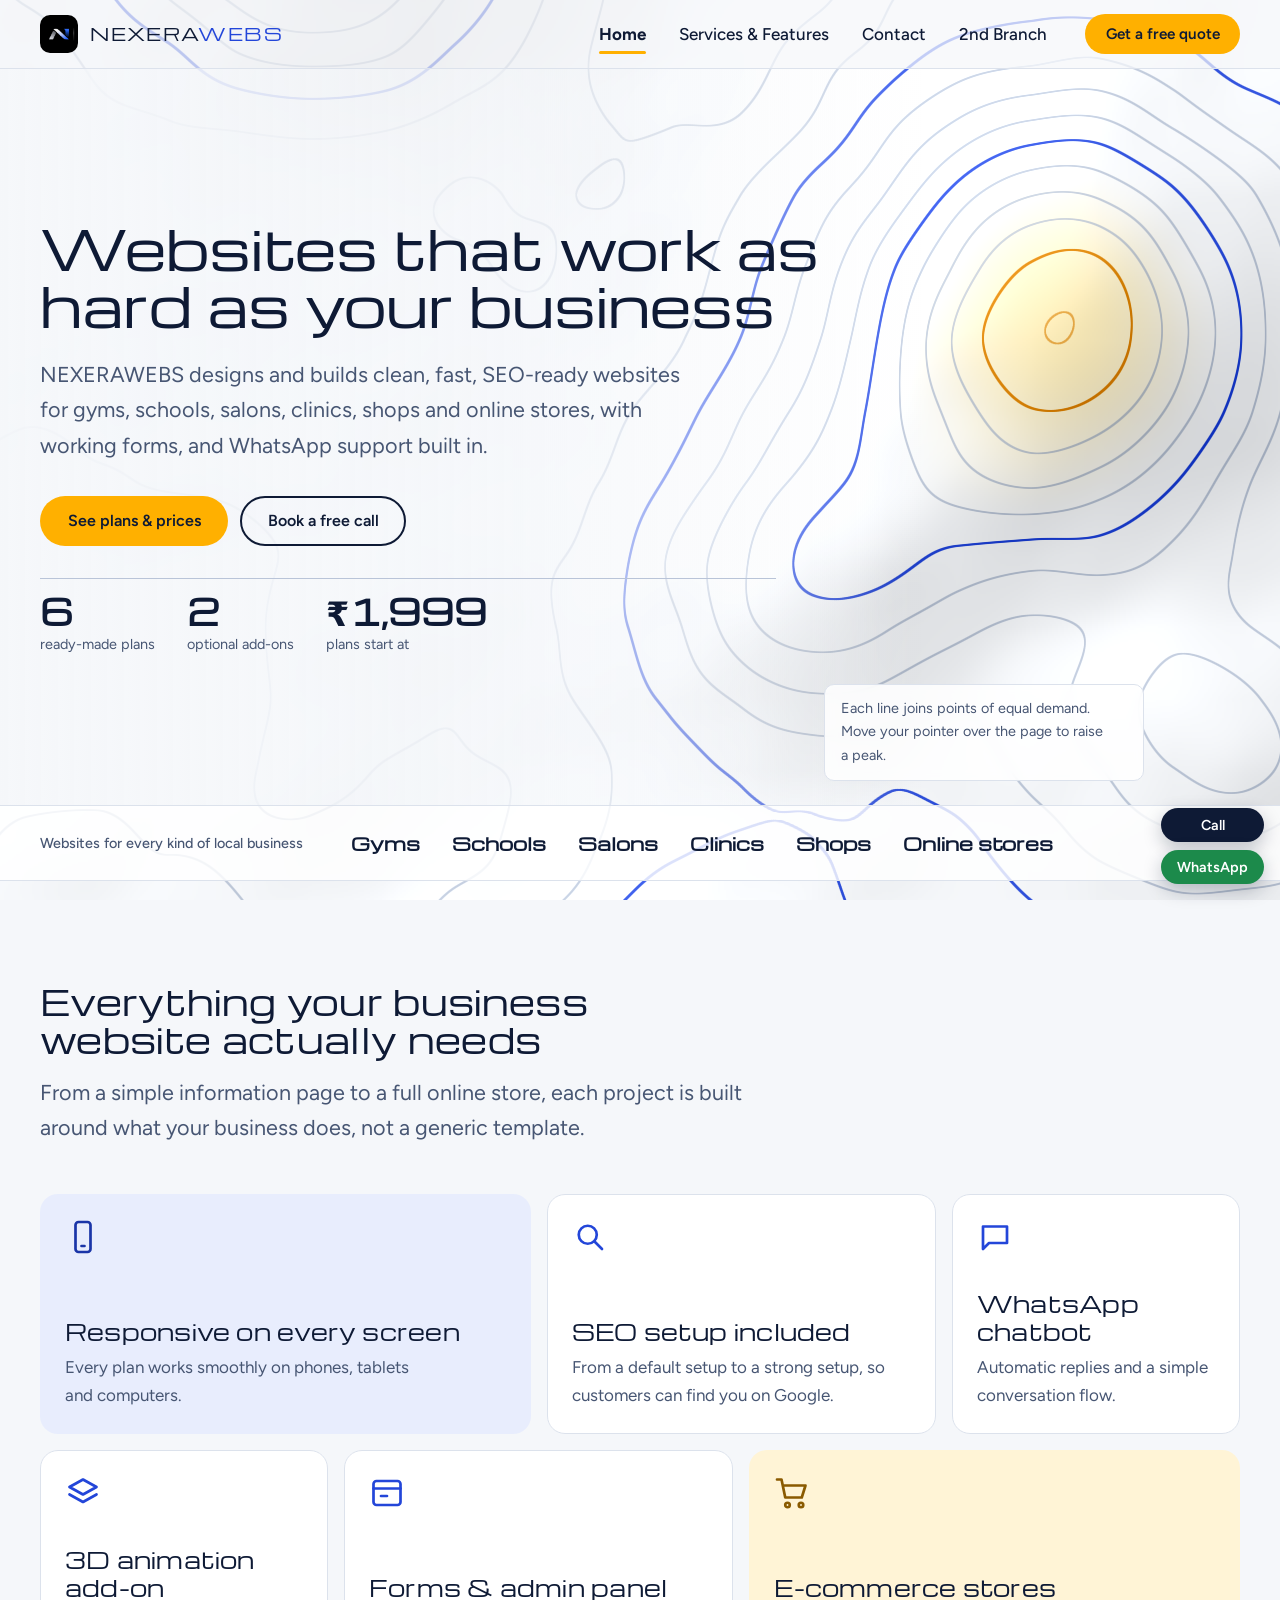
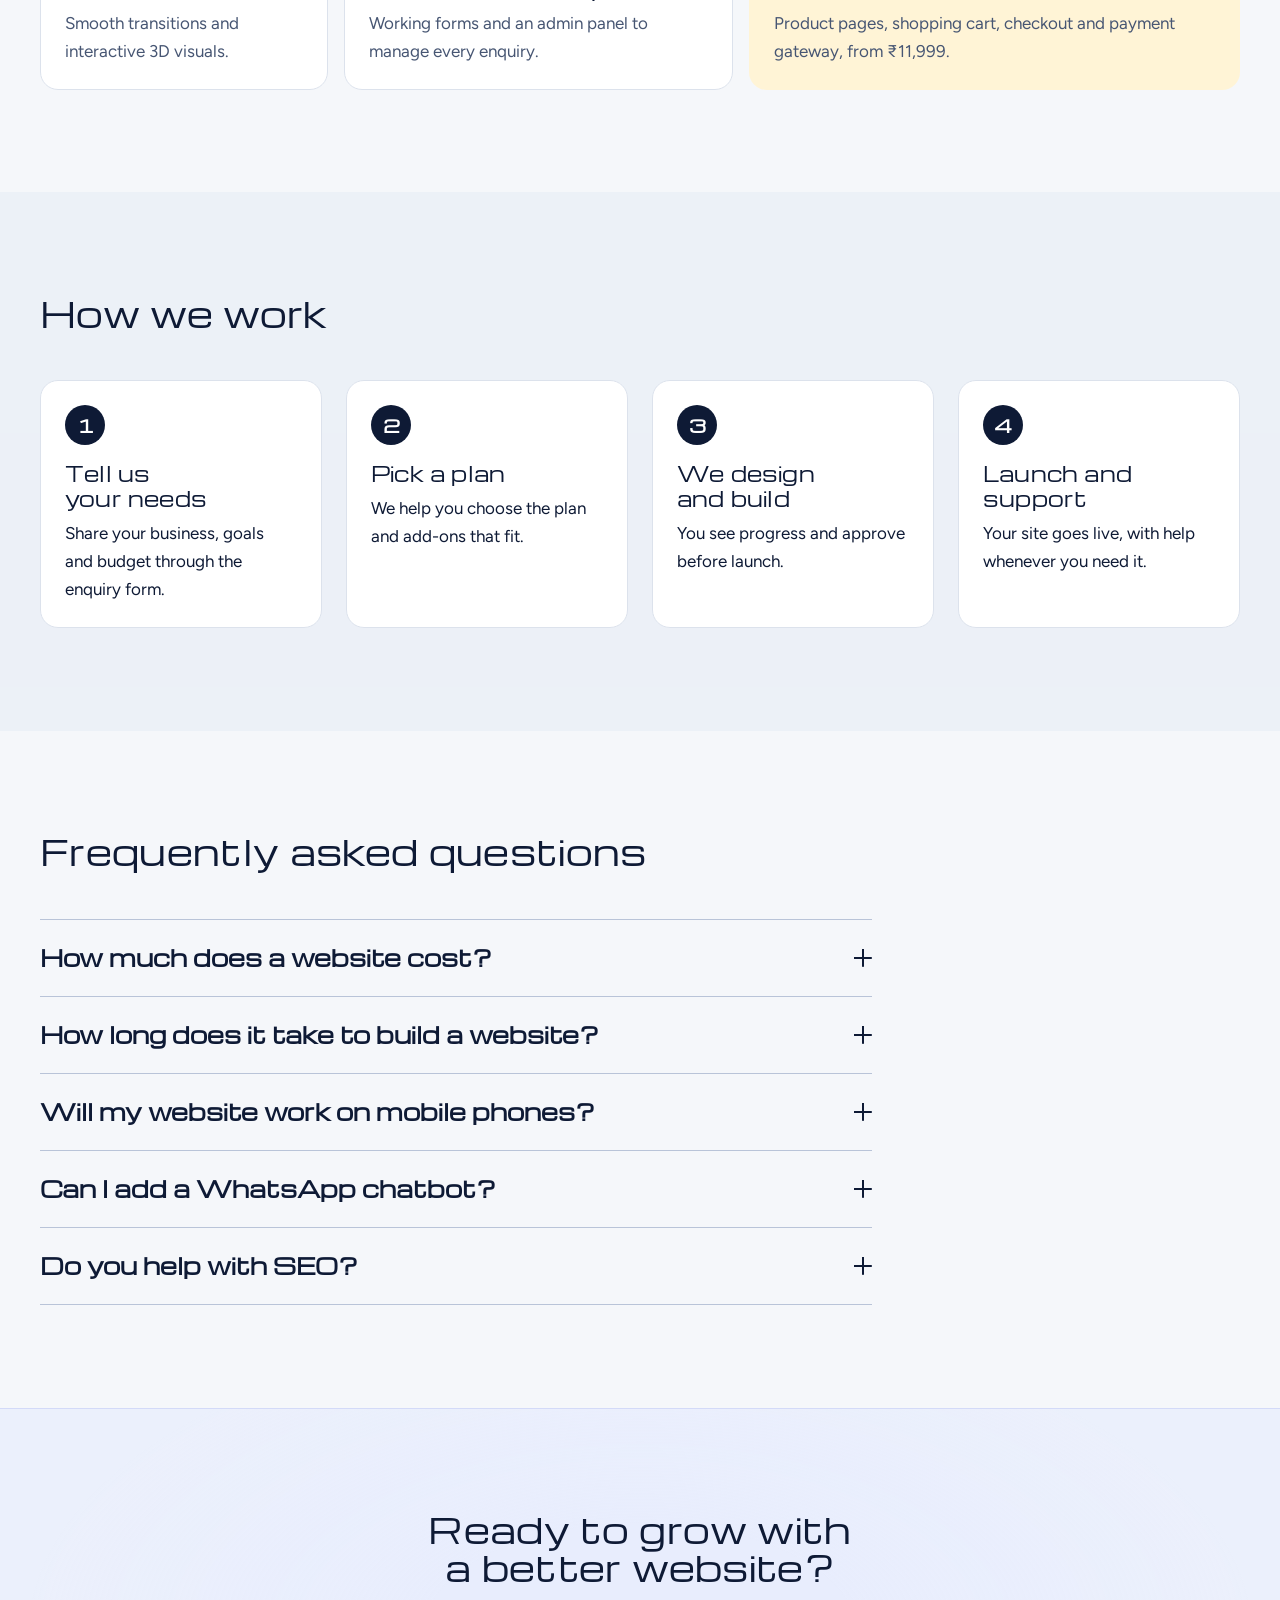
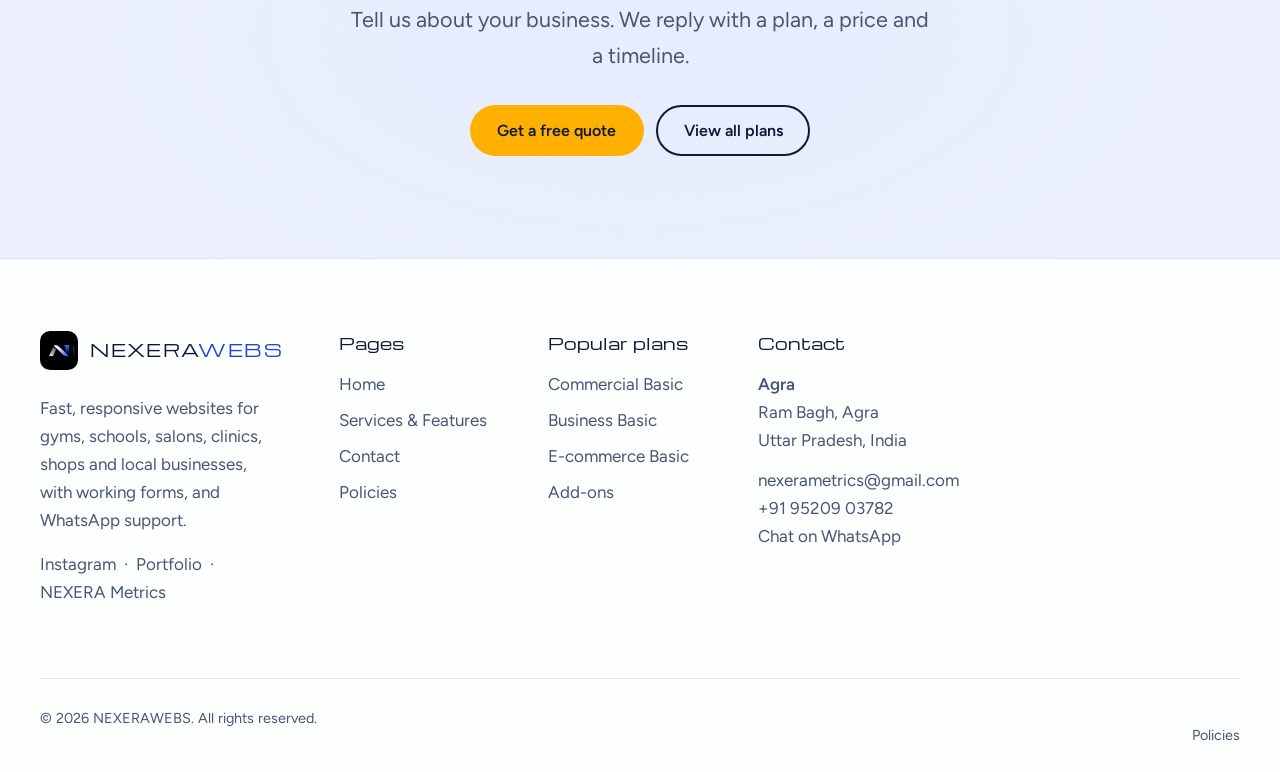
<file: index.html>
<!DOCTYPE html>
<html lang="en">
<head>
  <!-- ==========================================================
       NEXERAWEBS — Home page
       Live URL: https://nexerawebs.web.app/
       ========================================================== -->
  <meta charset="utf-8" />
  <meta name="viewport" content="width=device-width, initial-scale=1" />

  <!-- Primary SEO -->
  <title>NEXERAWEBS | Affordable Website Developer in Agra for Gyms, Schools, Salons &amp; Shops</title>
  <meta name="description" content="NEXERAWEBS builds fast, responsive, SEO-ready websites for gyms, schools, salons, clinics, shops and online stores in Agra and across India. Plans from ₹1,999 with working forms and a WhatsApp chatbot." />
  <meta name="keywords" content="website developer Agra, affordable website India, website for gym, website for school, website for salon, e-commerce website India, WhatsApp chatbot, NEXERAWEBS" />
  <meta name="robots" content="index, follow, max-image-preview:large, max-snippet:-1, max-video-preview:-1" />
  <meta name="googlebot" content="index, follow" />
  <meta name="author" content="NEXERAWEBS" />
  <meta name="theme-color" content="#F5F7FA" />
  <meta name="format-detection" content="telephone=no" />

  <!-- Canonical: official URL for this exact page -->
  <link rel="canonical" href="https://nexerawebs.web.app/" />
  <link rel="alternate" hreflang="x-default" href="https://nexerawebs.web.app/" />

  <!-- Google Search Console verification (EDIT: add a new tag if Google asks for one for the new domain) -->
  <meta name="google-site-verification" content="X85KORQKgM04e0tkKM6IgafflWwH3nRP_anzBy9NIOA" />

  <!-- Open Graph — WhatsApp, Facebook, LinkedIn previews -->
  <meta property="og:site_name" content="NEXERAWEBS" />
  <meta property="og:locale" content="en_IN" />
  <meta property="og:type" content="website" />
  <meta property="og:url" content="https://nexerawebs.web.app/" />
  <meta property="og:title" content="NEXERAWEBS | Affordable Website Developer in Agra" />
  <meta property="og:description" content="Fast, responsive, SEO-ready websites for local businesses and online stores. Plans from ₹1,999." />
  <meta property="og:image" content="https://nexerawebs.web.app/assets/img/og-image.png" />
  <meta property="og:image:type" content="image/png" />
  <meta property="og:image:width" content="1200" />
  <meta property="og:image:height" content="630" />
  <meta property="og:image:alt" content="NEXERAWEBS: websites that work as hard as your business" />

  <!-- Twitter / X card -->
  <meta name="twitter:card" content="summary_large_image" />
  <meta name="twitter:title" content="NEXERAWEBS | Affordable Website Developer in Agra" />
  <meta name="twitter:description" content="Fast, responsive, SEO-ready websites for local businesses and online stores. Plans from ₹1,999." />
  <meta name="twitter:image" content="https://nexerawebs.web.app/assets/img/og-image.png" />
  <meta name="twitter:image:alt" content="NEXERAWEBS: websites that work as hard as your business" />

  <!-- Icons, manifest and crawl files -->
  <link rel="icon" href="/assets/img/favicon-32.png" sizes="32x32" type="image/png" />
  <link rel="icon" href="/assets/img/favicon.png" sizes="64x64" type="image/png" />
  <link rel="apple-touch-icon" href="/assets/img/apple-touch-icon.png" />
  <link rel="manifest" href="/site.webmanifest" />
  <link rel="sitemap" type="application/xml" href="/sitemap.xml" />

  <!-- Performance: fonts and styles -->
  <link rel="preconnect" href="https://fonts.googleapis.com" />
  <link rel="preconnect" href="https://fonts.gstatic.com" crossorigin />
  <link rel="stylesheet" href="https://fonts.googleapis.com/css2?family=Michroma&family=Figtree:wght@400;500;600;700&display=swap" />
  <link rel="stylesheet" href="/css/tokens.css" />
  <link rel="stylesheet" href="/css/base.css" />
  <link rel="stylesheet" href="/css/layout.css" />
  <link rel="stylesheet" href="/css/components.css" />
  <link rel="stylesheet" href="/css/pages/home.css" />

  <script>document.documentElement.classList.add("js");</script>

  <!-- Structured data: Organization, WebSite and FAQ -->
  <script type="application/ld+json">
  {
    "@context": "https://schema.org",
    "@graph": [
      {
        "@type": "ProfessionalService",
        "@id": "https://nexerawebs.web.app/#organization",
        "name": "NEXERAWEBS",
        "url": "https://nexerawebs.web.app/",
        "logo": "https://nexerawebs.web.app/assets/img/logo-mark.png",
        "image": "https://nexerawebs.web.app/assets/img/og-image.png",
        "description": "Website design and development for local businesses and online stores: responsive sites, SEO setup, working forms, admin panels, WhatsApp chatbots and e-commerce.",
        "email": "nexerametrics@gmail.com",
        "telephone": "+919520903782",
        "priceRange": "₹1,999 - ₹19,999",
        "areaServed": [{ "@type": "City", "name": "Agra" }, { "@type": "Country", "name": "India" }],
        "address": { "@type": "PostalAddress", "addressLocality": "Agra", "addressRegion": "Uttar Pradesh", "addressCountry": "IN" },
        "sameAs": ["https://instagram.com/not_your.umesh", "https://omsinghportfolio.web.app", "https://nexerametrics.web.app"]
      },
      {
        "@type": "WebSite",
        "@id": "https://nexerawebs.web.app/#website",
        "url": "https://nexerawebs.web.app/",
        "name": "NEXERAWEBS",
        "inLanguage": "en",
        "publisher": { "@id": "https://nexerawebs.web.app/#organization" }
      },
      {
        "@type": "FAQPage",
        "mainEntity": [
          { "@type": "Question", "name": "How much does a website cost?", "acceptedAnswer": { "@type": "Answer", "text": "Plans start at ₹1,999 for a 1-page website and go up to ₹19,999 for a complete e-commerce store. See the Services & Features page for every plan." } },
          { "@type": "Question", "name": "How long does it take to build a website?", "acceptedAnswer": { "@type": "Answer", "text": "Simple sites are usually ready within a few days. Larger business and e-commerce projects take longer, and you get a clear timeline before work starts." } },
          { "@type": "Question", "name": "Will my website work on mobile phones?", "acceptedAnswer": { "@type": "Answer", "text": "Yes. Every plan includes a responsive layout that works on phones, tablets and computers." } },
          { "@type": "Question", "name": "Can I add a WhatsApp chatbot?", "acceptedAnswer": { "@type": "Answer", "text": "Yes. The WhatsApp chatbot is included in Business Advance and available as a ₹1,000 add-on with eligible plans." } },
          { "@type": "Question", "name": "Do you help with SEO?", "acceptedAnswer": { "@type": "Answer", "text": "Yes. Every plan includes an SEO setup, from the default setup in Commercial Basic to a strong setup in Business Advance and E-commerce Advance." } }
        ]
      }
    ]
  }
  </script>
</head>

<body>

<!-- @partial header:start -->
<!-- ======================================================================
     SHARED PARTIAL · SITE HEADER
     Edit THIS file, then run:  python3 tools/sync-partials.py
     The script copies it into every page and marks the current page.
     ====================================================================== -->
<a class="skip-link" href="#main">Skip to main content</a>

<header class="site-header">
  <!-- Reading-progress line (decorative; animated by js/nav.js) -->
  <span class="scroll-progress" aria-hidden="true"></span>

  <div class="site-header__bar container">

    <!-- Brand: logo mark + NEXERAWEBS wordmark, links home -->
    <a class="brand" href="index.html" aria-label="NEXERAWEBS, go to the home page">
      <img class="brand__mark" src="assets/img/logo-mark.png" alt="" width="40" height="40">
      <span class="brand__word">NEXERA<b>WEBS</b></span>
    </a>

    <!-- Mobile menu button (shown only on small screens when JavaScript is on) -->
    <button class="nav-toggle" type="button" aria-expanded="false" aria-controls="primary-nav">
      <span class="nav-toggle__label">Menu</span>
    </button>

    <!-- Primary navigation -->
    <nav class="primary-nav" id="primary-nav" aria-label="Primary">
      <ul class="primary-nav__list">
        <li><a href="index.html" aria-current="page">Home</a></li>
        <li><a href="services.html">Services &amp; Features</a></li>
        <li><a href="contact.html">Contact</a></li>
        <li><a href="https://nexerametrics.web.app" target="_blank">2nd Branch</a></li>
      </ul>
      <a class="btn btn--primary btn--sm" href="contact.html#enquiry">Get a free quote</a>
    </nav>

  </div>
</header>
<!-- @partial header:end -->

<main id="main">

  <!-- ====================================================================
       1 · HERO  (the live 3D map behind the page comes from js/bg-webgl.js)
       ==================================================================== -->
  <section class="hero" aria-labelledby="hero-title">
    <p class="hero__hint">Each line joins points of equal demand. Move your pointer over the page to raise a peak.</p>

    <div class="hero__content container">
      <h1 id="hero-title">Websites that work as hard as your business</h1>
      <p class="hero__lead">
        NEXERAWEBS designs and builds clean, fast, SEO-ready websites for gyms,
        schools, salons, clinics, shops and online stores, with working forms,
        and WhatsApp support built in.
      </p>
      <div class="cluster hero__actions">
        <a class="btn btn--primary" href="services.html#plans">See plans &amp; prices</a>
        <a class="btn btn--secondary" href="contact.html#enquiry">Book a free call</a>
      </div>
      <dl class="hero__stats">
        <div class="stat"><dt>ready-made plans</dt><dd data-count="6">6</dd></div>
        <div class="stat"><dt>optional add-ons</dt><dd data-count="2">2</dd></div>
        <div class="stat"><dt>plans start at</dt><dd>₹1,999</dd></div>
        <!-- <div class="stat"><dt>based in</dt><dd>Agra, India</dd></div> -->
      </dl>
    </div>
  </section>

  <!-- ====================================================================
       2 · WHO WE BUILD FOR
       ==================================================================== -->
  <section class="marketplaces" aria-labelledby="for-title">
    <div class="container marketplaces__inner">
      <h2 class="marketplaces__title" id="for-title">Websites for every kind of local business</h2>
      <ul class="marketplaces__list">
        <li>Gyms</li><li>Schools</li><li>Salons</li><li>Clinics</li><li>Shops</li><li>Online stores</li>
      </ul>
    </div>
  </section>

  <!-- ====================================================================
       3 · WHY NEXERAWEBS  (bento tiles; each tile links to the services page)
       ==================================================================== -->
  <section class="section" aria-labelledby="why-title">
    <div class="container">
      <header class="section-head">
        <h2 id="why-title">Everything your business website actually needs</h2>
        <p>From a simple information page to a full online store, each project is built around what your business does, not a generic template.</p>
      </header>

      <ul class="bento">
        <li class="tile tile--a">
          <svg class="tile__icon" viewBox="0 0 24 24" fill="none" stroke="currentColor" stroke-width="1.8" stroke-linecap="round" stroke-linejoin="round" aria-hidden="true" focusable="false"><rect x="7" y="2" width="10" height="20" rx="2"/><path d="M11 18h2"/></svg>
          <article><h3><a class="tile__link" href="services.html#plans">Responsive on every screen</a></h3>
          <p>Every plan works smoothly on phones, tablets and computers.</p></article>
        </li>
        <li class="tile tile--b">
          <svg class="tile__icon" viewBox="0 0 24 24" fill="none" stroke="currentColor" stroke-width="1.8" stroke-linecap="round" stroke-linejoin="round" aria-hidden="true" focusable="false"><circle cx="10.5" cy="10.5" r="6"/><path d="m15 15 5 5"/></svg>
          <article><h3><a class="tile__link" href="services.html#features">SEO setup included</a></h3>
          <p>From a default setup to a strong setup, so customers can find you on Google.</p></article>
        </li>
        <li class="tile tile--c">
          <svg class="tile__icon" viewBox="0 0 24 24" fill="none" stroke="currentColor" stroke-width="1.8" stroke-linecap="round" stroke-linejoin="round" aria-hidden="true" focusable="false"><path d="M4 5h16v11H8l-4 4z"/></svg>
          <article><h3><a class="tile__link" href="services.html#add-ons">WhatsApp chatbot</a></h3>
          <p>Automatic replies and a simple conversation flow.</p></article>
        </li>
        <li class="tile tile--d">
          <svg class="tile__icon" viewBox="0 0 24 24" fill="none" stroke="currentColor" stroke-width="1.8" stroke-linecap="round" stroke-linejoin="round" aria-hidden="true" focusable="false"><path d="M12 3 3 8l9 5 9-5z"/><path d="m3 13 9 5 9-5"/></svg>
          <article><h3><a class="tile__link" href="services.html#add-ons">3D animation add-on</a></h3>
          <p>Smooth transitions and interactive 3D visuals.</p></article>
        </li>
        <li class="tile tile--e">
          <svg class="tile__icon" viewBox="0 0 24 24" fill="none" stroke="currentColor" stroke-width="1.8" stroke-linecap="round" stroke-linejoin="round" aria-hidden="true" focusable="false"><rect x="3" y="4" width="18" height="16" rx="2"/><path d="M3 9h18M8 14h4"/></svg>
          <article><h3><a class="tile__link" href="services.html#business-advance">Forms &amp; admin panel</a></h3>
          <p>Working forms and an admin panel to manage every enquiry.</p></article>
        </li>
        <li class="tile tile--f">
          <svg class="tile__icon" viewBox="0 0 24 24" fill="none" stroke="currentColor" stroke-width="1.8" stroke-linecap="round" stroke-linejoin="round" aria-hidden="true" focusable="false"><circle cx="9" cy="20" r="1.5"/><circle cx="18" cy="20" r="1.5"/><path d="M2 3h3l2.5 12h11L21 7H6"/></svg>
          <article><h3><a class="tile__link" href="services.html#ecommerce-basic">E-commerce stores</a></h3>
          <p>Product pages, shopping cart, checkout and payment gateway, from ₹11,999.</p></article>
        </li>
      </ul>
    </div>
  </section>

  <!-- ====================================================================
       4 · HOW IT WORKS
       ==================================================================== -->
  <section class="section section--tint" aria-labelledby="process-title">
    <div class="container">
      <header class="section-head"><h2 id="process-title">How we work</h2></header>
      <ol class="steps steps--four">
        <li class="steps__item"><h3>Tell us your needs</h3><p>Share your business, goals and budget through the enquiry form.</p></li>
        <li class="steps__item"><h3>Pick a plan</h3><p>We help you choose the plan and add-ons that fit.</p></li>
        <li class="steps__item"><h3>We design and build</h3><p>You see progress and approve before launch.</p></li>
        <li class="steps__item"><h3>Launch and support</h3><p>Your site goes live, with help whenever you need it.</p></li>
      </ol>
    </div>
  </section>

  <!-- ====================================================================
       5 · FAQ  (also in the FAQPage structured data in <head>; keep both in sync)
       ==================================================================== -->
  <section class="section" id="faq" aria-labelledby="faq-title">
    <div class="container">
      <header class="section-head"><h2 id="faq-title">Frequently asked questions</h2></header>
      <div class="accordion">
        <details class="accordion__item" name="faq">
          <summary>How much does a website cost?</summary>
          <p class="accordion__body">Plans start at ₹1,999 for a 1-page website and go up to ₹19,999 for a complete e-commerce store. See the <a href="services.html#plans">Services &amp; Features</a> page for every plan.</p>
        </details>
        <details class="accordion__item" name="faq">
          <summary>How long does it take to build a website?</summary>
          <p class="accordion__body">Simple sites are usually ready within a few days. Larger business and e-commerce projects take longer, and you get a clear timeline before work starts.</p>
        </details>
        <details class="accordion__item" name="faq">
          <summary>Will my website work on mobile phones?</summary>
          <p class="accordion__body">Yes. Every plan includes a responsive layout that works on phones, tablets and computers.</p>
        </details>
        <details class="accordion__item" name="faq">
          <summary>Can I add a WhatsApp chatbot?</summary>
          <p class="accordion__body">Yes. It is included in Business Advance and available as a ₹1,000 add-on with eligible plans.</p>
        </details>
        <details class="accordion__item" name="faq">
          <summary>Do you help with SEO?</summary>
          <p class="accordion__body">Yes. Every plan includes an SEO setup, from the default setup in Commercial Basic to a strong setup in Business Advance and E-commerce Advance.</p>
        </details>
      </div>
    </div>
  </section>

  <!-- ====================================================================
       6 · CALL TO ACTION
       ==================================================================== -->
  <section class="cta-band" aria-labelledby="cta-title">
    <div class="container cta-band__inner">
      <h2 id="cta-title">Ready to grow with a better website?</h2>
      <p>Tell us about your business. We reply with a plan, a price and a timeline.</p>
      <div class="cluster">
        <a class="btn btn--primary" href="contact.html#enquiry">Get a free quote</a>
        <a class="btn btn--secondary" href="services.html#plans">View all plans</a>
      </div>
    </div>
  </section>

</main>

<!-- @partial footer:start -->
<!-- ======================================================================
     SHARED PARTIAL · SITE FOOTER
     Edit THIS file, then run:  python3 tools/sync-partials.py
     Search for "EDIT:" to find details you may want to change.
     ====================================================================== -->
<footer class="site-footer">
  <div class="container">

    <div class="site-footer__grid">

      <!-- About: brand, tagline, social links -->
      <section class="site-footer__about" aria-labelledby="footer-about-title">
        <a class="brand" href="index.html" aria-label="NEXERAWEBS, go to the home page">
          <img class="brand__mark" src="assets/img/logo-mark.png" alt="" width="40" height="40" loading="lazy">
          <span class="brand__word">NEXERA<b>WEBS</b></span>
        </a>
        <h2 class="sr-only" id="footer-about-title">About NEXERAWEBS</h2>
        <p>Fast, responsive websites for gyms, schools, salons, clinics, shops and local businesses, with working forms, and WhatsApp support.</p>
        <p>
          <!-- EDIT: social links -->
          <a href="https://instagram.com/not_your.umesh" rel="noopener" target="_blank">Instagram</a>
          &nbsp;·&nbsp;
          <a href="https://omsinghportfolio.web.app" rel="noopener" target="_blank">Portfolio</a>
          &nbsp;·&nbsp;
          <a href="https://nexerametrics.web.app" rel="noopener" target="_blank">NEXERA Metrics</a>
        </p>
      </section>

      <!-- Footer navigation: pages -->
      <nav aria-labelledby="footer-pages-title">
        <h2 class="site-footer__title" id="footer-pages-title">Pages</h2>
        <ul>
          <li><a href="index.html">Home</a></li>
          <li><a href="services.html">Services &amp; Features</a></li>
          <li><a href="contact.html">Contact</a></li>
          <li><a href="MyWebPolicy.html">Policies</a></li>
        </ul>
      </nav>

      <!-- Footer navigation: plans -->
      <nav aria-labelledby="footer-plans-title">
        <h2 class="site-footer__title" id="footer-plans-title">Popular plans</h2>
        <ul>
          <li><a href="services.html#commercial-basic">Commercial Basic</a></li>
          <li><a href="services.html#business-basic">Business Basic</a></li>
          <li><a href="services.html#ecommerce-basic">E-commerce Basic</a></li>
          <li><a href="services.html#add-ons">Add-ons</a></li>
        </ul>
      </nav>

      <!-- Contact details (schema-friendly <address>) -->
      <section aria-labelledby="footer-contact-title">
        <h2 class="site-footer__title" id="footer-contact-title">Contact</h2>
        <address>
          <p><strong>Agra</strong><br>Ram Bagh, Agra<br>Uttar Pradesh, India</p>
          <p>
            <a href="mailto:nexerametrics@gmail.com">nexerametrics@gmail.com</a><br>
            <a href="tel:+919520903782">+91 95209 03782</a><br>
            <a href="https://wa.me/919520903782" rel="noopener" target="_blank">Chat on WhatsApp</a>
          </p>
        </address>
      </section>

    </div>

    <!-- Legal line -->
    <div class="site-footer__legal">
      <p><small>&copy; 2026 NEXERAWEBS. All rights reserved.</small></p>
      <p><small><a href="MyWebPolicy.html">Policies</a></small></p>
    </div>

  </div>
</footer>

<!-- Floating quick-contact buttons (styles: components.css §14) -->
<div class="quick-actions">
  <a class="quick-actions__btn quick-actions__btn--call" href="tel:+919520903782">Call</a>
  <a class="quick-actions__btn quick-actions__btn--wa" href="https://wa.me/919520903782" rel="noopener" target="_blank">WhatsApp</a>
</div>
<!-- @partial footer:end -->

<script src="js/core.js" defer></script>
<script src="js/nav.js" defer></script>
<script src="js/motion.js" defer></script>
<script src="js/bg-webgl.js" defer></script>
<script src="js/counters.js" defer></script>
</body>
</html>
</file>
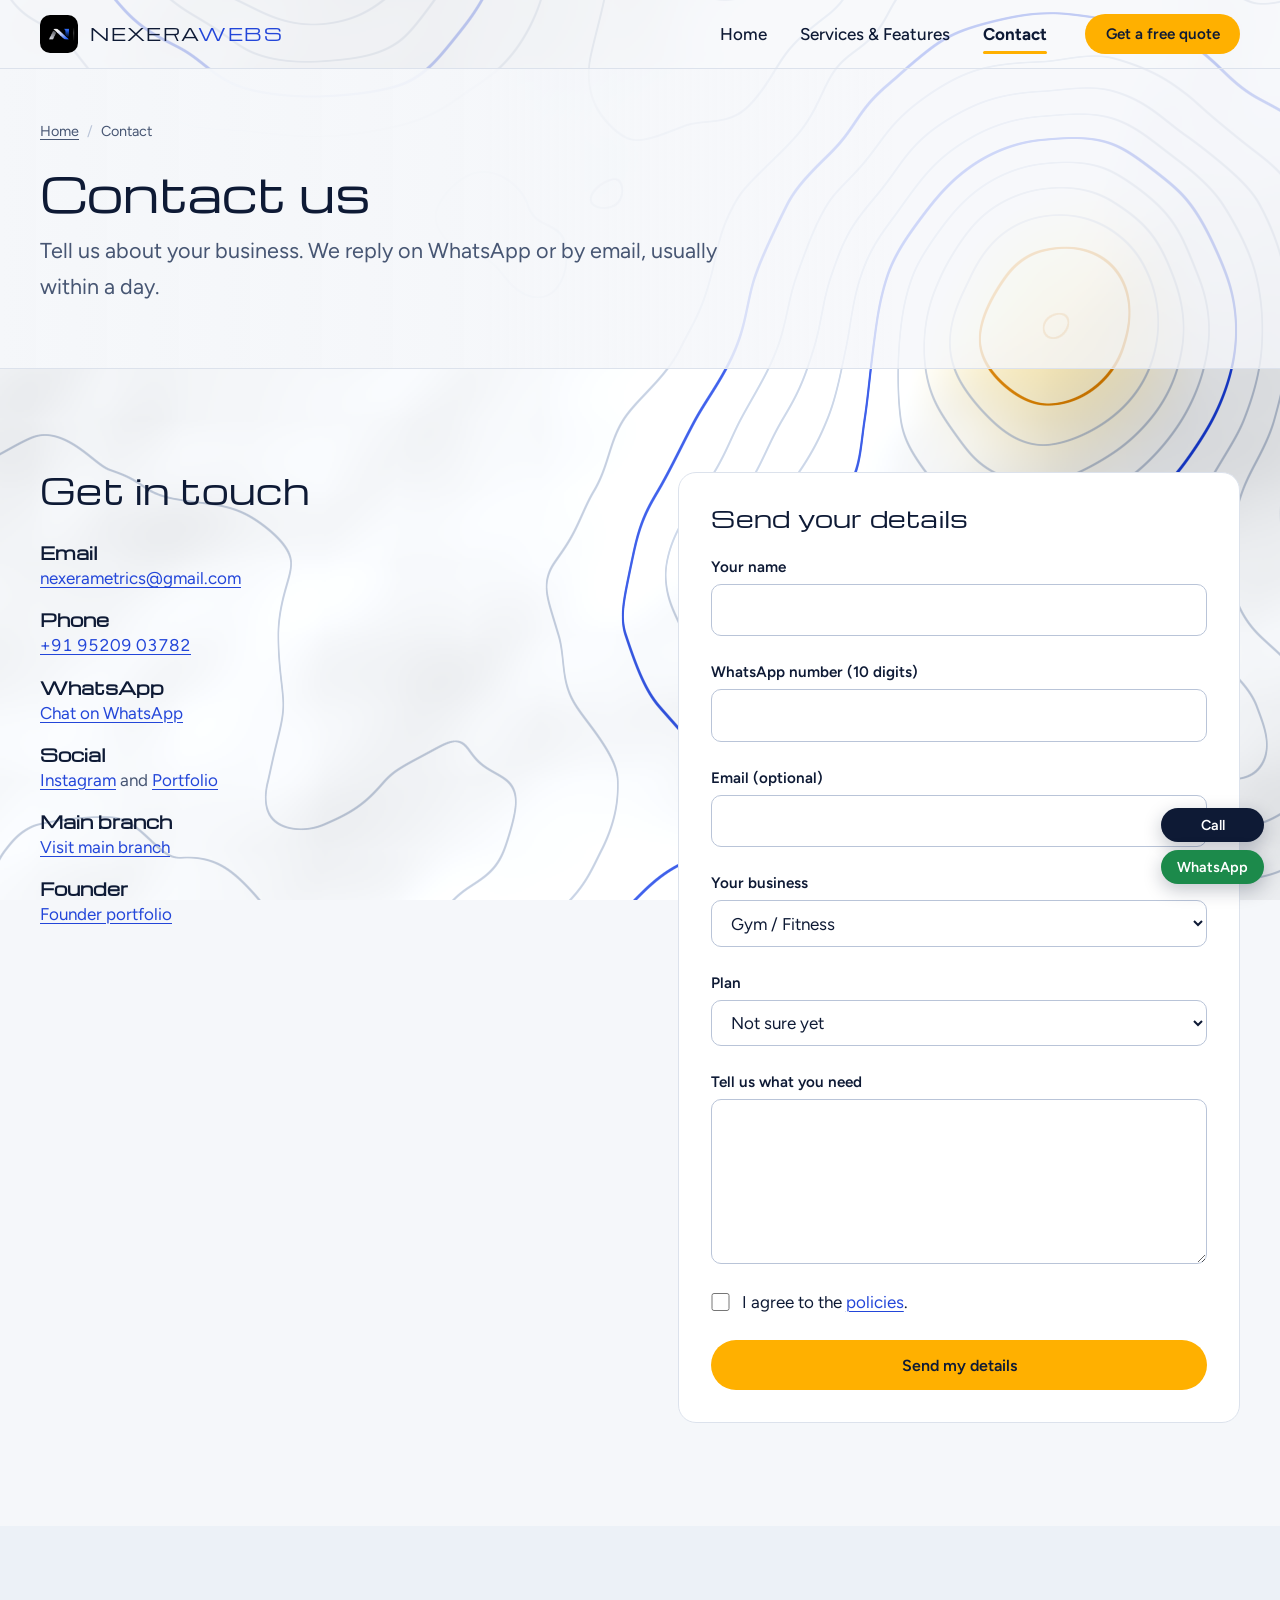
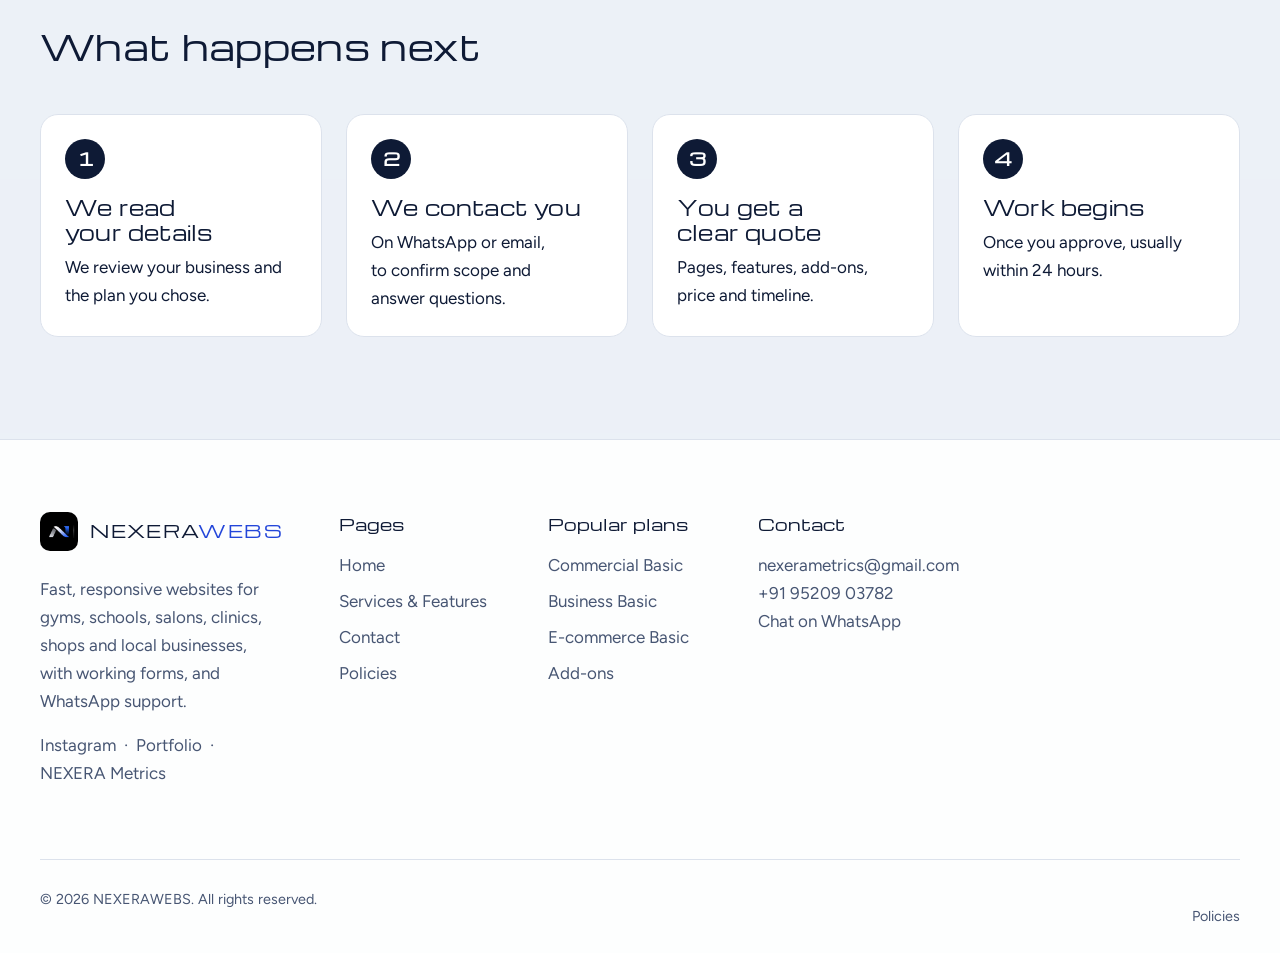
<file: contact.html>
<!DOCTYPE html>
<html lang="en">
<head>
  <!-- ==========================================================
       NEXERAWEBS — Contact page
       Live URL: https://nexerawebs.web.app/contact.html
       ========================================================== -->
  <meta charset="utf-8" />
  <meta name="viewport" content="width=device-width, initial-scale=1" />

  <!-- Primary SEO -->
  <title>Contact NEXERAWEBS | Get a Free Website Quote in Agra</title>
  <meta name="description" content="Contact NEXERAWEBS for a free website quote. Send your details and pick a plan. Call, WhatsApp or email nexerametrics@gmail.com." />
  <meta name="keywords" content="contact web developer Agra, website quote India, hire website developer, book website slot, NEXERAWEBS contact" />
  <meta name="robots" content="index, follow, max-image-preview:large, max-snippet:-1, max-video-preview:-1" />
  <meta name="googlebot" content="index, follow" />
  <meta name="author" content="NEXERAWEBS" />
  <meta name="theme-color" content="#F5F7FA" />
  <meta name="format-detection" content="telephone=no" />

  <!-- Canonical: official URL for this exact page -->
  <link rel="canonical" href="https://nexerawebs.web.app/contact.html" />
  <link rel="alternate" hreflang="x-default" href="https://nexerawebs.web.app/contact.html" />

  <!-- Google Search Console verification (EDIT: add a new tag if Google asks for one for the new domain) -->
  <meta name="google-site-verification" content="X85KORQKgM04e0tkKM6IgafflWwH3nRP_anzBy9NIOA" />

  <!-- Open Graph — WhatsApp, Facebook, LinkedIn previews -->
  <meta property="og:site_name" content="NEXERAWEBS" />
  <meta property="og:locale" content="en_IN" />
  <meta property="og:type" content="website" />
  <meta property="og:url" content="https://nexerawebs.web.app/contact.html" />
  <meta property="og:title" content="Contact NEXERAWEBS | Get a Free Website Quote in Agra" />
  <meta property="og:description" content="Get a free website quote and pick a plan. Call, WhatsApp or email us." />
  <meta property="og:image" content="https://nexerawebs.web.app/assets/img/og-image.png" />
  <meta property="og:image:type" content="image/png" />
  <meta property="og:image:width" content="1200" />
  <meta property="og:image:height" content="630" />
  <meta property="og:image:alt" content="NEXERAWEBS: websites that work as hard as your business" />

  <!-- Twitter / X card -->
  <meta name="twitter:card" content="summary_large_image" />
  <meta name="twitter:title" content="Contact NEXERAWEBS | Get a Free Website Quote in Agra" />
  <meta name="twitter:description" content="Get a free website quote and pick a plan. Call, WhatsApp or email us." />
  <meta name="twitter:image" content="https://nexerawebs.web.app/assets/img/og-image.png" />
  <meta name="twitter:image:alt" content="NEXERAWEBS: websites that work as hard as your business" />

  <!-- Icons, manifest and crawl files -->
  <link rel="icon" href="/assets/img/favicon-32.png" sizes="32x32" type="image/png" />
  <link rel="icon" href="/assets/img/favicon.png" sizes="64x64" type="image/png" />
  <link rel="apple-touch-icon" href="/assets/img/apple-touch-icon.png" />
  <link rel="manifest" href="/site.webmanifest" />
  <link rel="sitemap" type="application/xml" href="/sitemap.xml" />

  <!-- Performance: fonts and styles -->
  <link rel="preconnect" href="https://fonts.googleapis.com" />
  <link rel="preconnect" href="https://fonts.gstatic.com" crossorigin />
  <link rel="stylesheet" href="https://fonts.googleapis.com/css2?family=Michroma&family=Figtree:wght@400;500;600;700&display=swap" />
  <link rel="stylesheet" href="/css/tokens.css" />
  <link rel="stylesheet" href="/css/base.css" />
  <link rel="stylesheet" href="/css/layout.css" />
  <link rel="stylesheet" href="/css/components.css" />
  <link rel="stylesheet" href="/css/pages/contact.css" />

  <script>document.documentElement.classList.add("js");</script>

  <!-- Structured data: ContactPage + Organization + Breadcrumb -->
  <script type="application/ld+json">
  {
    "@context": "https://schema.org",
    "@graph": [
      {
        "@type": "ContactPage",
        "@id": "https://nexerawebs.web.app/contact.html#webpage",
        "url": "https://nexerawebs.web.app/contact.html",
        "name": "Contact NEXERAWEBS",
        "inLanguage": "en",
        "isPartOf": { "@id": "https://nexerawebs.web.app/#website" },
        "about": { "@id": "https://nexerawebs.web.app/#organization" }
      },
      {
        "@type": "ProfessionalService",
        "@id": "https://nexerawebs.web.app/#organization",
        "name": "NEXERAWEBS",
        "url": "https://nexerawebs.web.app/",
        "email": "nexerametrics@gmail.com",
        "telephone": "+919520903782",
        "address": { "@type": "PostalAddress", "addressLocality": "Agra", "addressRegion": "Uttar Pradesh", "addressCountry": "IN" },
        "contactPoint": [{ "@type": "ContactPoint", "contactType": "sales", "email": "nexerametrics@gmail.com", "telephone": "+919520903782", "availableLanguage": ["English", "Hindi"] }]
      },
      {
        "@type": "BreadcrumbList",
        "itemListElement": [
          { "@type": "ListItem", "position": 1, "name": "Home", "item": "https://nexerawebs.web.app/" },
          { "@type": "ListItem", "position": 2, "name": "Contact", "item": "https://nexerawebs.web.app/contact.html" }
        ]
      }
    ]
  }
  </script>
</head>

<body>

<!-- @partial header:start -->
<!-- ======================================================================
     SHARED PARTIAL · SITE HEADER
     Edit THIS file, then run:  python3 tools/sync-partials.py
     The script copies it into every page and marks the current page.
     ====================================================================== -->
<a class="skip-link" href="#main">Skip to main content</a>

<header class="site-header">
  <!-- Reading-progress line (decorative; animated by js/nav.js) -->
  <span class="scroll-progress" aria-hidden="true"></span>

  <div class="site-header__bar container">

    <!-- Brand: logo mark + NEXERAWEBS wordmark, links home -->
    <a class="brand" href="index.html" aria-label="NEXERAWEBS, go to the home page">
      <img class="brand__mark" src="assets/img/logo-mark.png" alt="" width="40" height="40">
      <span class="brand__word">NEXERA<b>WEBS</b></span>
    </a>

    <!-- Mobile menu button (shown only on small screens when JavaScript is on) -->
    <button class="nav-toggle" type="button" aria-expanded="false" aria-controls="primary-nav">
      <span class="nav-toggle__label">Menu</span>
    </button>

    <!-- Primary navigation -->
    <nav class="primary-nav" id="primary-nav" aria-label="Primary">
      <ul class="primary-nav__list">
        <li><a href="index.html">Home</a></li>
        <li><a href="services.html">Services &amp; Features</a></li>
        <li><a href="contact.html" aria-current="page">Contact</a></li>
      </ul>
      <a class="btn btn--primary btn--sm" href="contact.html#enquiry">Get a free quote</a>
    </nav>

  </div>
</header>
<!-- @partial header:end -->

<main id="main">

  <section class="page-hero" aria-labelledby="page-title">
    <div class="container">
      <nav class="breadcrumb" aria-label="Breadcrumb">
        <ol><li><a href="index.html">Home</a></li><li aria-current="page">Contact</li></ol>
      </nav>
      <h1 id="page-title">Contact us</h1>
      <p class="page-hero__lead">Tell us about your business. We reply on WhatsApp or by email, usually within a day.</p>
    </div>
  </section>

  <!-- CONTACT DETAILS + ENQUIRY FORM (js/forms.js emails each enquiry to your inbox) -->
  <section class="section" aria-label="Get in touch">
    <div class="container split split--top">

      <div class="stack stack--lg">
        <h2>Get in touch</h2>
        <address class="contact-details">
          <dl>
            <div><dt>Email</dt><dd><a href="mailto:nexerametrics@gmail.com">nexerametrics@gmail.com</a></dd></div>
            <div><dt>Phone</dt><dd><a href="tel:+919520903782">+91 95209 03782</a></dd></div>
            <div><dt>WhatsApp</dt><dd><a href="https://wa.me/919520903782" rel="noopener" target="_blank">Chat on WhatsApp</a></dd></div>
            <div><dt>Social</dt><dd><a href="https://instagram.com/not_your.umesh" rel="noopener" target="_blank">Instagram</a> and <a href="https://omsinghportfolio.web.app" rel="noopener" target="_blank">Portfolio</a></dd></div>
            <div><dt>Main branch</dt><dd><a href="https://nexerametrics.web.app" target="_blank">Visit main branch</a></dd></div>
            <div><dt>Founder</dt><dd><a href="https://omsinghportfolio.web.app" target="_blank">Founder portfolio</a></dd></div>

          </dl>
        </address>
      </div>

      <section class="card" id="enquiry" aria-labelledby="enquiry-title">
        <h2 id="enquiry-title">Send your details</h2>
        <form class="form" id="enquiry-form" novalidate>
          <div class="field">
            <label class="field__label" for="e-name">Your name</label>
            <input class="field__control" id="e-name" name="name" type="text" data-rule="required" autocomplete="name">
            <p class="field__error" id="e-name-error"></p>
          </div>
          <div class="field">
            <label class="field__label" for="e-phone">WhatsApp number (10 digits)</label>
            <input class="field__control" id="e-phone" name="phone" type="tel" inputmode="numeric" data-rule="phone" autocomplete="tel-national">
            <p class="field__error" id="e-phone-error"></p>
          </div>
          <div class="field">
            <label class="field__label" for="e-email">Email (optional)</label>
            <input class="field__control" id="e-email" name="email" type="email" data-rule="emailOptional" autocomplete="email">
            <p class="field__error" id="e-email-error"></p>
          </div>
          <div class="field">
            <label class="field__label" for="e-business">Your business</label>
            <select class="field__control" id="e-business" name="businessType">
              <option>Gym / Fitness</option>
              <option>School / Coaching</option>
              <option>Salon / Spa</option>
              <option>Clinic / Healthcare</option>
              <option>Retail / Shop</option>
              <option>Online store</option>
              <option>Other</option>
            </select>
          </div>
          <div class="field">
            <label class="field__label" for="e-plan">Plan</label>
            <select class="field__control" id="e-plan" name="selectedPlan">
              <option value="Not specified">Not sure yet</option>
                <option value="Commercial Basic">Commercial Basic</option>
                <option value="Commercial Advance">Commercial Advance</option>
                <option value="Business Basic">Business Basic</option>
                <option value="Business Advance">Business Advance</option>
                <option value="E-commerce Basic">E-commerce Basic</option>
                <option value="E-commerce Advance">E-commerce Advance</option>
                <option value="Animation &amp; UI/UX Enhancement (add-on)">Animation &amp; UI/UX Enhancement (add-on)</option>
                <option value="WhatsApp Chatbot (add-on)">WhatsApp Chatbot (add-on)</option>
            </select>
          </div>
          <div class="field">
            <label class="field__label" for="e-message">Tell us what you need</label>
            <textarea class="field__control" id="e-message" name="message" rows="5"></textarea>
          </div>
          <div class="field">
            <div class="field--check">
              <input type="checkbox" id="e-consent" data-rule="consent">
              <label for="e-consent">I agree to the <a href="MyWebPolicy.html">policies</a>.</label>
            </div>
            <p class="field__error" id="e-consent-error"></p>
          </div>
          <!-- Honeypot: hidden from people, bots fill it in -->
          <p class="hp" aria-hidden="true"><label>Leave this empty <input name="website" tabindex="-1" autocomplete="off"></label></p>
          <button class="btn btn--primary" type="submit">Send my details</button>
          <p class="form-status" role="status"></p>
        </form>
      </section>

    </div>
  </section>

  <section class="section section--tint" aria-labelledby="next-title">
    <div class="container">
      <header class="section-head"><h2 id="next-title">What happens next</h2></header>
      <ol class="steps steps--four">
        <li class="steps__item"><h3>We read your details</h3><p>We review your business and the plan you chose.</p></li>
        <li class="steps__item"><h3>We contact you</h3><p>On WhatsApp or email, to confirm scope and answer questions.</p></li>
        <li class="steps__item"><h3>You get a clear quote</h3><p>Pages, features, add-ons, price and timeline.</p></li>
        <li class="steps__item"><h3>Work begins</h3><p>Once you approve, usually within 24 hours.</p></li>
      </ol>
    </div>
  </section>

</main>

<!-- @partial footer:start -->
<!-- ======================================================================
     SHARED PARTIAL · SITE FOOTER
     Edit THIS file, then run:  python3 tools/sync-partials.py
     Search for "EDIT:" to find details you may want to change.
     ====================================================================== -->
<footer class="site-footer">
  <div class="container">

    <div class="site-footer__grid">

      <!-- About: brand, tagline, social links -->
      <section class="site-footer__about" aria-labelledby="footer-about-title">
        <a class="brand" href="index.html" aria-label="NEXERAWEBS, go to the home page">
          <img class="brand__mark" src="assets/img/logo-mark.png" alt="" width="40" height="40" loading="lazy">
          <span class="brand__word">NEXERA<b>WEBS</b></span>
        </a>
        <h2 class="sr-only" id="footer-about-title">About NEXERAWEBS</h2>
        <p>Fast, responsive websites for gyms, schools, salons, clinics, shops and local businesses, with working forms, and WhatsApp support.</p>
        <p>
          <!-- EDIT: social links -->
          <a href="https://instagram.com/not_your.umesh" rel="noopener" target="_blank">Instagram</a>
          &nbsp;·&nbsp;
          <a href="https://omsinghportfolio.web.app" rel="noopener" target="_blank">Portfolio</a>
          &nbsp;·&nbsp;
          <a href="https://nexerametrics.web.app" rel="noopener" target="_blank">NEXERA Metrics</a>
        </p>
      </section>

      <!-- Footer navigation: pages -->
      <nav aria-labelledby="footer-pages-title">
        <h2 class="site-footer__title" id="footer-pages-title">Pages</h2>
        <ul>
          <li><a href="index.html">Home</a></li>
          <li><a href="services.html">Services &amp; Features</a></li>
          <li><a href="contact.html">Contact</a></li>
          <li><a href="MyWebPolicy.html">Policies</a></li>
        </ul>
      </nav>

      <!-- Footer navigation: plans -->
      <nav aria-labelledby="footer-plans-title">
        <h2 class="site-footer__title" id="footer-plans-title">Popular plans</h2>
        <ul>
          <li><a href="services.html#commercial-basic">Commercial Basic</a></li>
          <li><a href="services.html#business-basic">Business Basic</a></li>
          <li><a href="services.html#ecommerce-basic">E-commerce Basic</a></li>
          <li><a href="services.html#add-ons">Add-ons</a></li>
        </ul>
      </nav>

      <!-- Contact details (schema-friendly <address>) -->
      <section aria-labelledby="footer-contact-title">
        <h2 class="site-footer__title" id="footer-contact-title">Contact</h2>
        <address>
          <p>
            <a href="mailto:nexerasupport01@gmail.com">nexerametrics@gmail.com</a><br>
            <a href="tel:+919520903782">+91 95209 03782</a><br>
            <a href="https://wa.me/919520903782" rel="noopener" target="_blank">Chat on WhatsApp</a>
          </p>
        </address>
      </section>

    </div>

    <!-- Legal line -->
    <div class="site-footer__legal">
      <p><small>&copy; 2026 NEXERAWEBS. All rights reserved.</small></p>
      <p><small><a href="MyWebPolicy.html">Policies</a></small></p>
    </div>

  </div>
</footer>

<!-- Floating quick-contact buttons (styles: components.css §14) -->
<div class="quick-actions">
  <a class="quick-actions__btn quick-actions__btn--call" href="tel:+919520903782">Call</a>
  <a class="quick-actions__btn quick-actions__btn--wa" href="https://wa.me/919520903782" rel="noopener" target="_blank">WhatsApp</a>
</div>
<!-- @partial footer:end -->

<script src="js/core.js" defer></script>
<script src="js/nav.js" defer></script>
<script src="js/motion.js" defer></script>
<script src="js/bg-webgl.js" defer></script>
<script src="js/forms.js" defer></script>
</body>
</html>
</file>
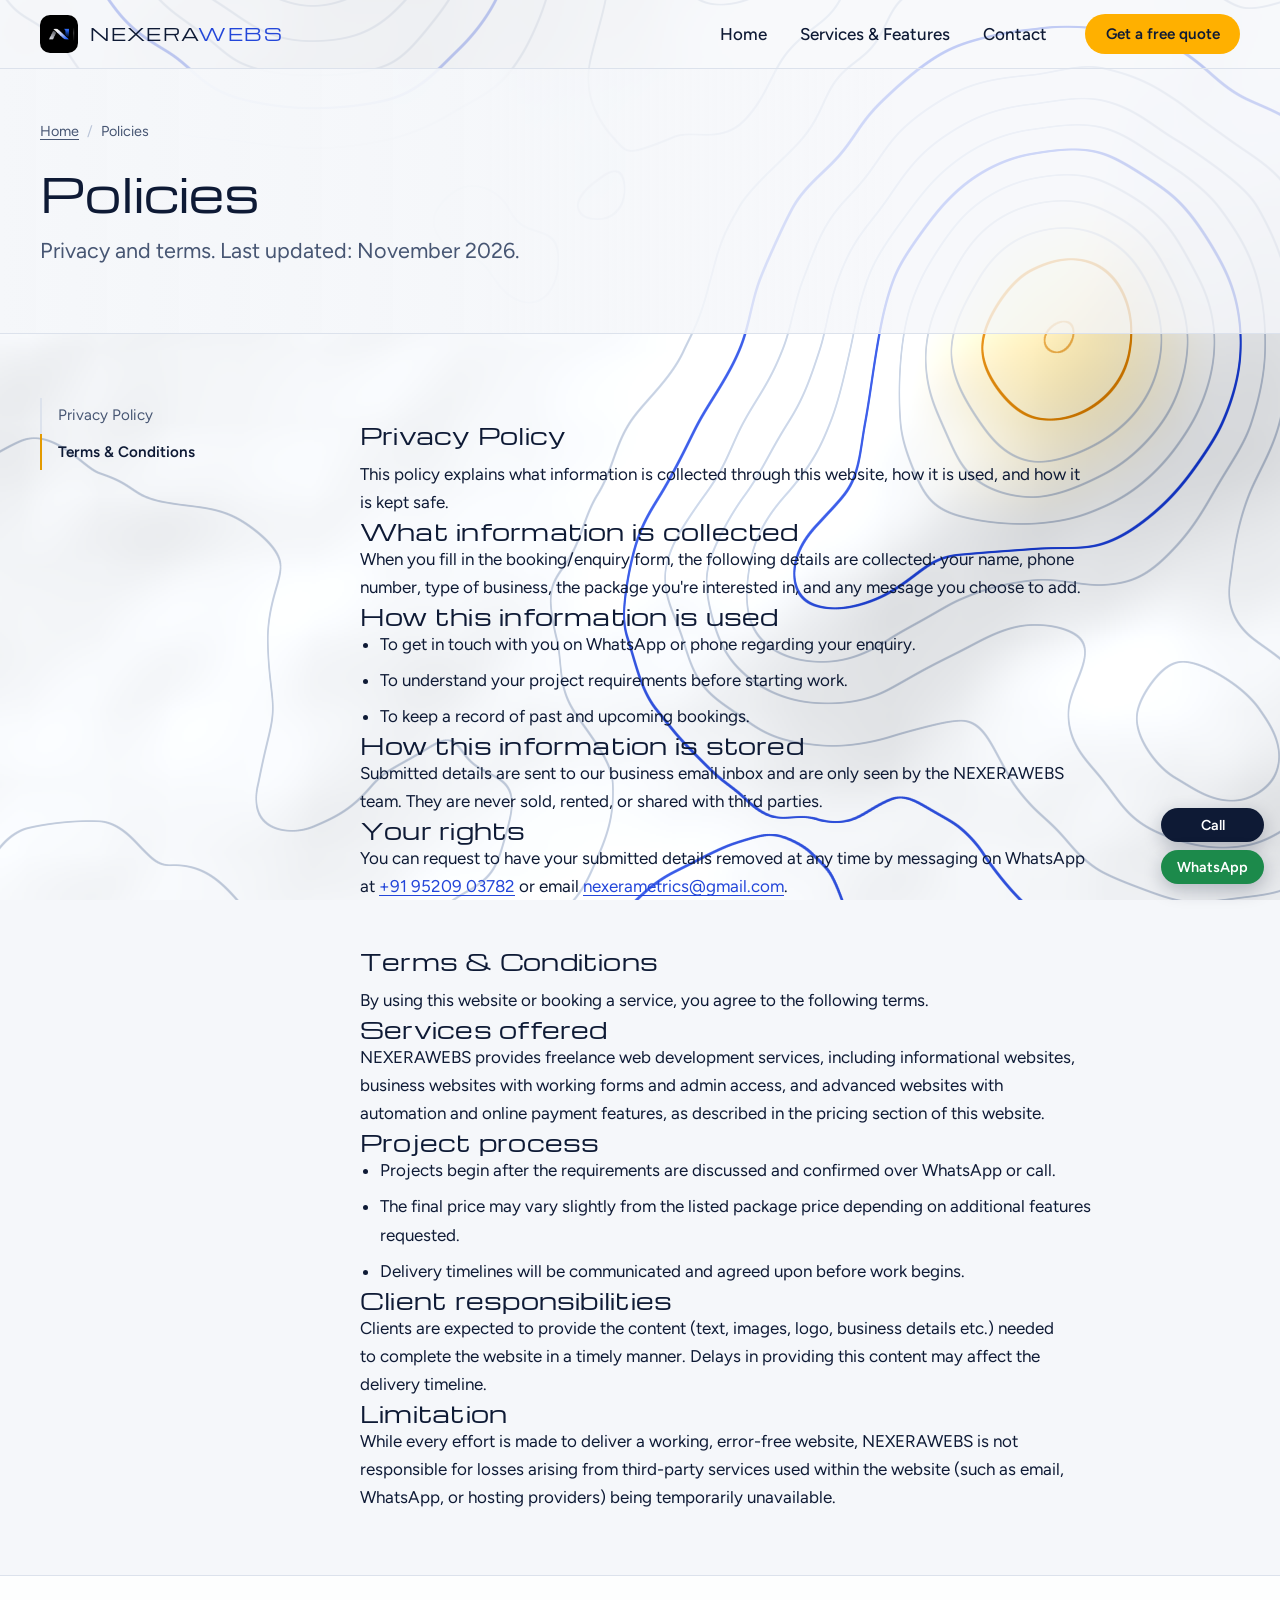
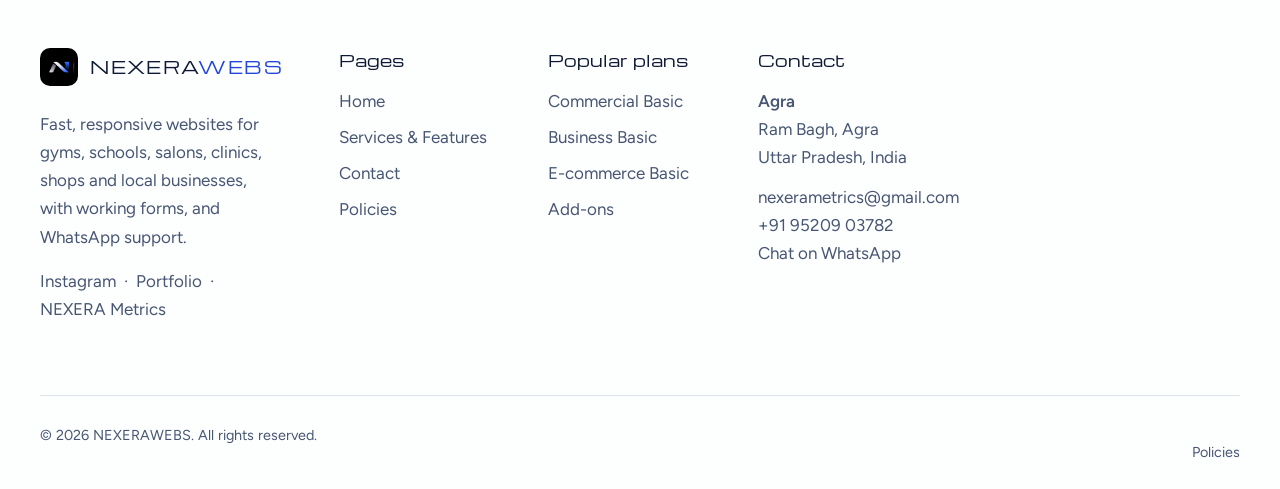
<file: MyWebPolicy.html>
<!DOCTYPE html>
<html lang="en">
<head>
  <!-- ==========================================================
       NEXERAWEBS — Policies page
       Live URL: https://nexerawebs.web.app/MyWebPolicy.html
       ========================================================== -->
  <meta charset="utf-8" />
  <meta name="viewport" content="width=device-width, initial-scale=1" />

  <!-- Primary SEO -->
  <title>Policies | Privacy &amp; Terms | NEXERAWEBS</title>
  <meta name="description" content="NEXERAWEBS privacy policy and terms and conditions." />
  <meta name="robots" content="index, follow, max-image-preview:large, max-snippet:-1, max-video-preview:-1" />
  <meta name="googlebot" content="index, follow" />
  <meta name="author" content="NEXERAWEBS" />
  <meta name="theme-color" content="#F5F7FA" />
  <meta name="format-detection" content="telephone=no" />

  <!-- Canonical: official URL for this exact page -->
  <link rel="canonical" href="https://nexerawebs.web.app/MyWebPolicy.html" />
  <link rel="alternate" hreflang="x-default" href="https://nexerawebs.web.app/MyWebPolicy.html" />

  <!-- Google Search Console verification (EDIT: add a new tag if Google asks for one for the new domain) -->
  <meta name="google-site-verification" content="X85KORQKgM04e0tkKM6IgafflWwH3nRP_anzBy9NIOA" />

  <!-- Open Graph — WhatsApp, Facebook, LinkedIn previews -->
  <meta property="og:site_name" content="NEXERAWEBS" />
  <meta property="og:locale" content="en_IN" />
  <meta property="og:type" content="website" />
  <meta property="og:url" content="https://nexerawebs.web.app/MyWebPolicy.html" />
  <meta property="og:title" content="Policies | Privacy &amp; Terms | NEXERAWEBS" />
  <meta property="og:description" content="NEXERAWEBS privacy policy and terms and conditions." />
  <meta property="og:image" content="https://nexerawebs.web.app/assets/img/og-image.png" />
  <meta property="og:image:type" content="image/png" />
  <meta property="og:image:width" content="1200" />
  <meta property="og:image:height" content="630" />
  <meta property="og:image:alt" content="NEXERAWEBS: websites that work as hard as your business" />

  <!-- Twitter / X card -->
  <meta name="twitter:card" content="summary_large_image" />
  <meta name="twitter:title" content="Policies | Privacy &amp; Terms | NEXERAWEBS" />
  <meta name="twitter:description" content="NEXERAWEBS privacy policy and terms and conditions." />
  <meta name="twitter:image" content="https://nexerawebs.web.app/assets/img/og-image.png" />
  <meta name="twitter:image:alt" content="NEXERAWEBS: websites that work as hard as your business" />

  <!-- Icons, manifest and crawl files -->
  <link rel="icon" href="/assets/img/favicon-32.png" sizes="32x32" type="image/png" />
  <link rel="icon" href="/assets/img/favicon.png" sizes="64x64" type="image/png" />
  <link rel="apple-touch-icon" href="/assets/img/apple-touch-icon.png" />
  <link rel="manifest" href="/site.webmanifest" />
  <link rel="sitemap" type="application/xml" href="/sitemap.xml" />

  <!-- Performance: fonts and styles -->
  <link rel="preconnect" href="https://fonts.googleapis.com" />
  <link rel="preconnect" href="https://fonts.gstatic.com" crossorigin />
  <link rel="stylesheet" href="https://fonts.googleapis.com/css2?family=Michroma&family=Figtree:wght@400;500;600;700&display=swap" />
  <link rel="stylesheet" href="/css/tokens.css" />
  <link rel="stylesheet" href="/css/base.css" />
  <link rel="stylesheet" href="/css/layout.css" />
  <link rel="stylesheet" href="/css/components.css" />
  <link rel="stylesheet" href="/css/pages/legal.css" />

  <script>document.documentElement.classList.add("js");</script>
</head>

<body>

<!-- @partial header:start -->
<!-- ======================================================================
     SHARED PARTIAL · SITE HEADER
     Edit THIS file, then run:  python3 tools/sync-partials.py
     The script copies it into every page and marks the current page.
     ====================================================================== -->
<a class="skip-link" href="#main">Skip to main content</a>

<header class="site-header">
  <!-- Reading-progress line (decorative; animated by js/nav.js) -->
  <span class="scroll-progress" aria-hidden="true"></span>

  <div class="site-header__bar container">

    <!-- Brand: logo mark + NEXERAWEBS wordmark, links home -->
    <a class="brand" href="index.html" aria-label="NEXERAWEBS, go to the home page">
      <img class="brand__mark" src="assets/img/logo-mark.png" alt="" width="40" height="40">
      <span class="brand__word">NEXERA<b>WEBS</b></span>
    </a>

    <!-- Mobile menu button (shown only on small screens when JavaScript is on) -->
    <button class="nav-toggle" type="button" aria-expanded="false" aria-controls="primary-nav">
      <span class="nav-toggle__label">Menu</span>
    </button>

    <!-- Primary navigation -->
    <nav class="primary-nav" id="primary-nav" aria-label="Primary">
      <ul class="primary-nav__list">
        <li><a href="index.html">Home</a></li>
        <li><a href="services.html">Services &amp; Features</a></li>
        <li><a href="contact.html">Contact</a></li>
      </ul>
      <a class="btn btn--primary btn--sm" href="contact.html#enquiry">Get a free quote</a>
    </nav>

  </div>
</header>
<!-- @partial header:end -->

<main id="main">
  <section class="page-hero" aria-labelledby="page-title">
    <div class="container">
      <nav class="breadcrumb" aria-label="Breadcrumb"><ol><li><a href="index.html">Home</a></li><li aria-current="page">Policies</li></ol></nav>
      <h1 id="page-title">Policies</h1>
      <p class="page-hero__lead">Privacy and terms. Last updated: November 2026.</p>
    </div>
  </section>

  <section class="section section--tight" aria-label="Policy text">
    <div class="container legal-layout">
      <nav class="side-nav" aria-label="Contents" data-scrollspy>
        <ul>
          <li><a href="#privacy">Privacy Policy</a></li>
          <li><a href="#terms">Terms &amp; Conditions</a></li>
        </ul>
      </nav>
      <div class="prose">
      <section id="privacy">
      <h2>Privacy Policy</h2>

      <p>
        This policy explains what information is collected through this website,
        how it is used, and how it is kept safe.
      </p>

      <h3>What information is collected</h3>
      <p>
        When you fill in the booking/enquiry form, the following details are collected:
        your name, phone number, type of business, the package you're interested in,
        and any message you choose to add.
      </p>

      <h3>How this information is used</h3>
      <ul>
        <li>To get in touch with you on WhatsApp or phone regarding your enquiry.</li>
        <li>To understand your project requirements before starting work.</li>
        <li>To keep a record of past and upcoming bookings.</li>
      </ul>

      <h3>How this information is stored</h3>
      <p>Submitted details are sent to our business email inbox and are only seen by the NEXERAWEBS team. They are never sold, rented, or shared with third parties.</p>

      <h3>Your rights</h3>
      <p>
        You can request to have your submitted details removed at any time by
        messaging on WhatsApp at
        <a href="https://wa.me/919520903782" target="_blank" rel="noopener">+91 95209 03782</a> or email <a href="mailto:nexerametrics@gmail.com">nexerametrics@gmail.com</a>.
      </p>
    </section>
      <section id="terms">
      <h2>Terms &amp; Conditions</h2>

      <p>
        By using this website or booking a service, you agree to the following terms.
      </p>

      <h3>Services offered</h3>
      <p>
        NEXERAWEBS provides freelance web development services, including informational
        websites, business websites with working forms and admin access, and
        advanced websites with automation and online payment features, as
        described in the pricing section of this website.
      </p>

      <h3>Project process</h3>
      <ul>
        <li>Projects begin after the requirements are discussed and confirmed over WhatsApp or call.</li>
        <li>The final price may vary slightly from the listed package price depending on additional features requested.</li>
        <li>Delivery timelines will be communicated and agreed upon before work begins.</li>
      </ul>

      <h3>Client responsibilities</h3>
      <p>
        Clients are expected to provide the content (text, images, logo, business
        details etc.) needed to complete the website in a timely manner. Delays in
        providing this content may affect the delivery timeline.
      </p>

      <h3>Limitation</h3>
      <p>
        While every effort is made to deliver a working, error-free website,
        NEXERAWEBS is not responsible for losses arising from third-party services used
        within the website (such as email, WhatsApp, or hosting providers)
        being temporarily unavailable.
      </p>
    </section>
      </div>
    </div>
  </section>
</main>

<!-- @partial footer:start -->
<!-- ======================================================================
     SHARED PARTIAL · SITE FOOTER
     Edit THIS file, then run:  python3 tools/sync-partials.py
     Search for "EDIT:" to find details you may want to change.
     ====================================================================== -->
<footer class="site-footer">
  <div class="container">

    <div class="site-footer__grid">

      <!-- About: brand, tagline, social links -->
      <section class="site-footer__about" aria-labelledby="footer-about-title">
        <a class="brand" href="index.html" aria-label="NEXERAWEBS, go to the home page">
          <img class="brand__mark" src="assets/img/logo-mark.png" alt="" width="40" height="40" loading="lazy">
          <span class="brand__word">NEXERA<b>WEBS</b></span>
        </a>
        <h2 class="sr-only" id="footer-about-title">About NEXERAWEBS</h2>
        <p>Fast, responsive websites for gyms, schools, salons, clinics, shops and local businesses, with working forms, and WhatsApp support.</p>
        <p>
          <!-- EDIT: social links -->
          <a href="https://instagram.com/not_your.umesh" rel="noopener" target="_blank">Instagram</a>
          &nbsp;·&nbsp;
          <a href="https://omsinghportfolio.web.app" rel="noopener" target="_blank">Portfolio</a>
          &nbsp;·&nbsp;
          <a href="https://nexerametrics.web.app" rel="noopener" target="_blank">NEXERA Metrics</a>
        </p>
      </section>

      <!-- Footer navigation: pages -->
      <nav aria-labelledby="footer-pages-title">
        <h2 class="site-footer__title" id="footer-pages-title">Pages</h2>
        <ul>
          <li><a href="index.html">Home</a></li>
          <li><a href="services.html">Services &amp; Features</a></li>
          <li><a href="contact.html">Contact</a></li>
          <li><a href="MyWebPolicy.html">Policies</a></li>
        </ul>
      </nav>

      <!-- Footer navigation: plans -->
      <nav aria-labelledby="footer-plans-title">
        <h2 class="site-footer__title" id="footer-plans-title">Popular plans</h2>
        <ul>
          <li><a href="services.html#commercial-basic">Commercial Basic</a></li>
          <li><a href="services.html#business-basic">Business Basic</a></li>
          <li><a href="services.html#ecommerce-basic">E-commerce Basic</a></li>
          <li><a href="services.html#add-ons">Add-ons</a></li>
        </ul>
      </nav>

      <!-- Contact details (schema-friendly <address>) -->
      <section aria-labelledby="footer-contact-title">
        <h2 class="site-footer__title" id="footer-contact-title">Contact</h2>
        <address>
          <p><strong>Agra</strong><br>Ram Bagh, Agra<br>Uttar Pradesh, India</p>
          <p>
            <a href="mailto:nexerametrics@gmail.com">nexerametrics@gmail.com</a><br>
            <a href="tel:+919520903782">+91 95209 03782</a><br>
            <a href="https://wa.me/919520903782" rel="noopener" target="_blank">Chat on WhatsApp</a>
          </p>
        </address>
      </section>

    </div>

    <!-- Legal line -->
    <div class="site-footer__legal">
      <p><small>&copy; 2026 NEXERAWEBS. All rights reserved.</small></p>
      <p><small><a href="MyWebPolicy.html">Policies</a></small></p>
    </div>

  </div>
</footer>

<!-- Floating quick-contact buttons (styles: components.css §14) -->
<div class="quick-actions">
  <a class="quick-actions__btn quick-actions__btn--call" href="tel:+919520903782">Call</a>
  <a class="quick-actions__btn quick-actions__btn--wa" href="https://wa.me/919520903782" rel="noopener" target="_blank">WhatsApp</a>
</div>
<!-- @partial footer:end -->

<script src="js/core.js" defer></script>
<script src="js/nav.js" defer></script>
<script src="js/motion.js" defer></script>
<script src="js/bg-webgl.js" defer></script>
</body>
</html>
</file>
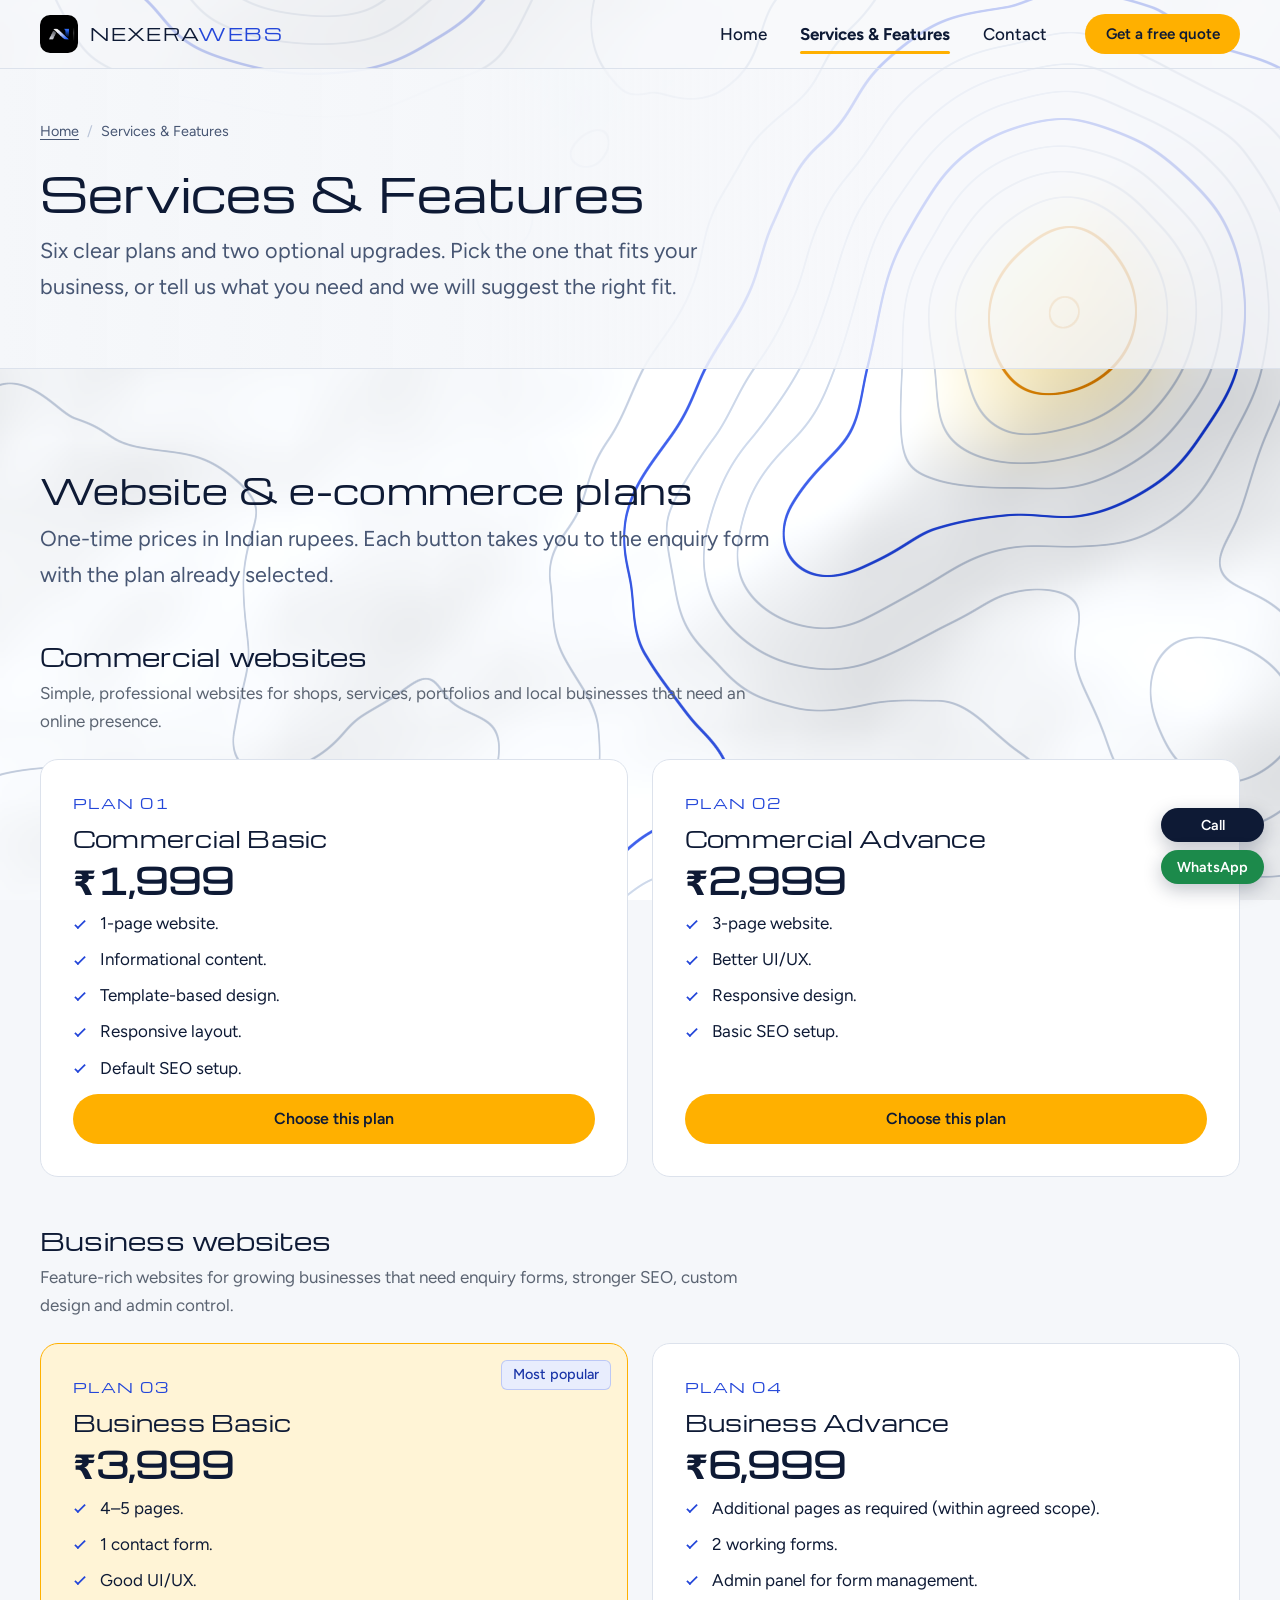
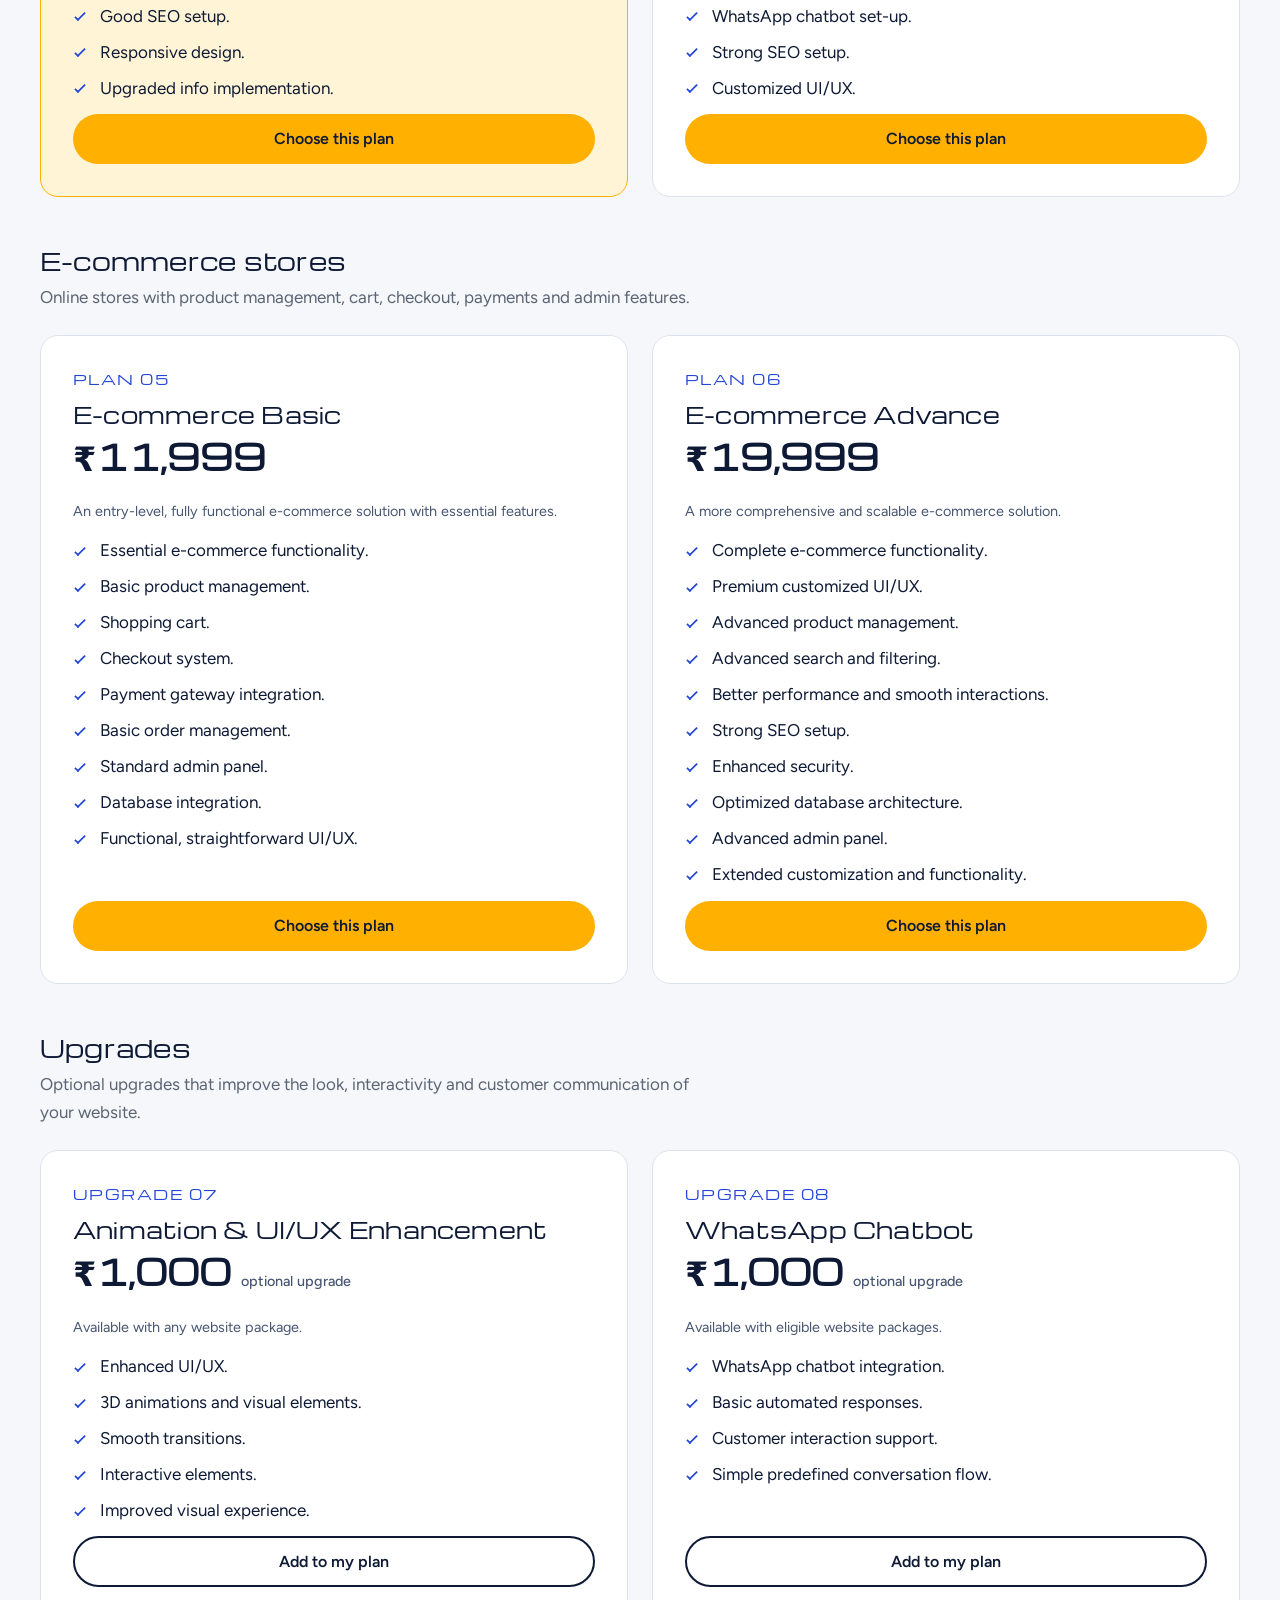
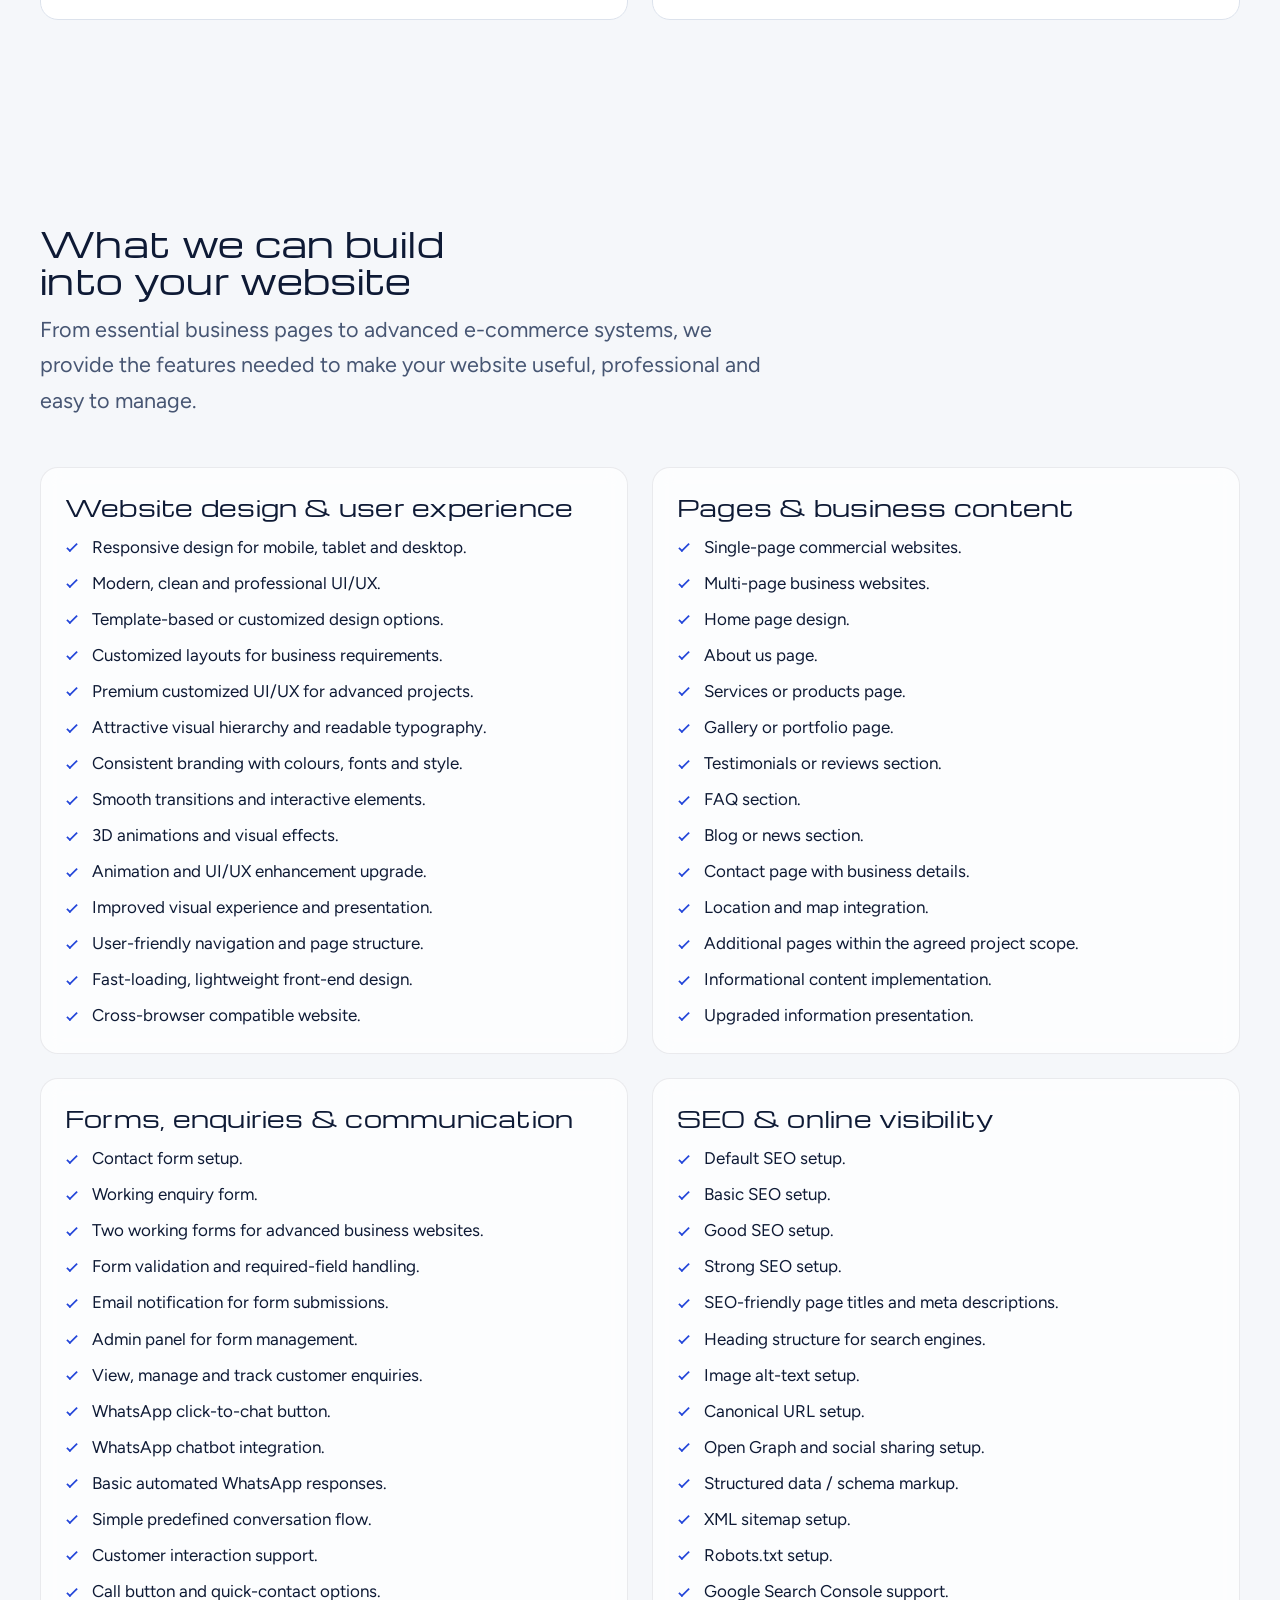
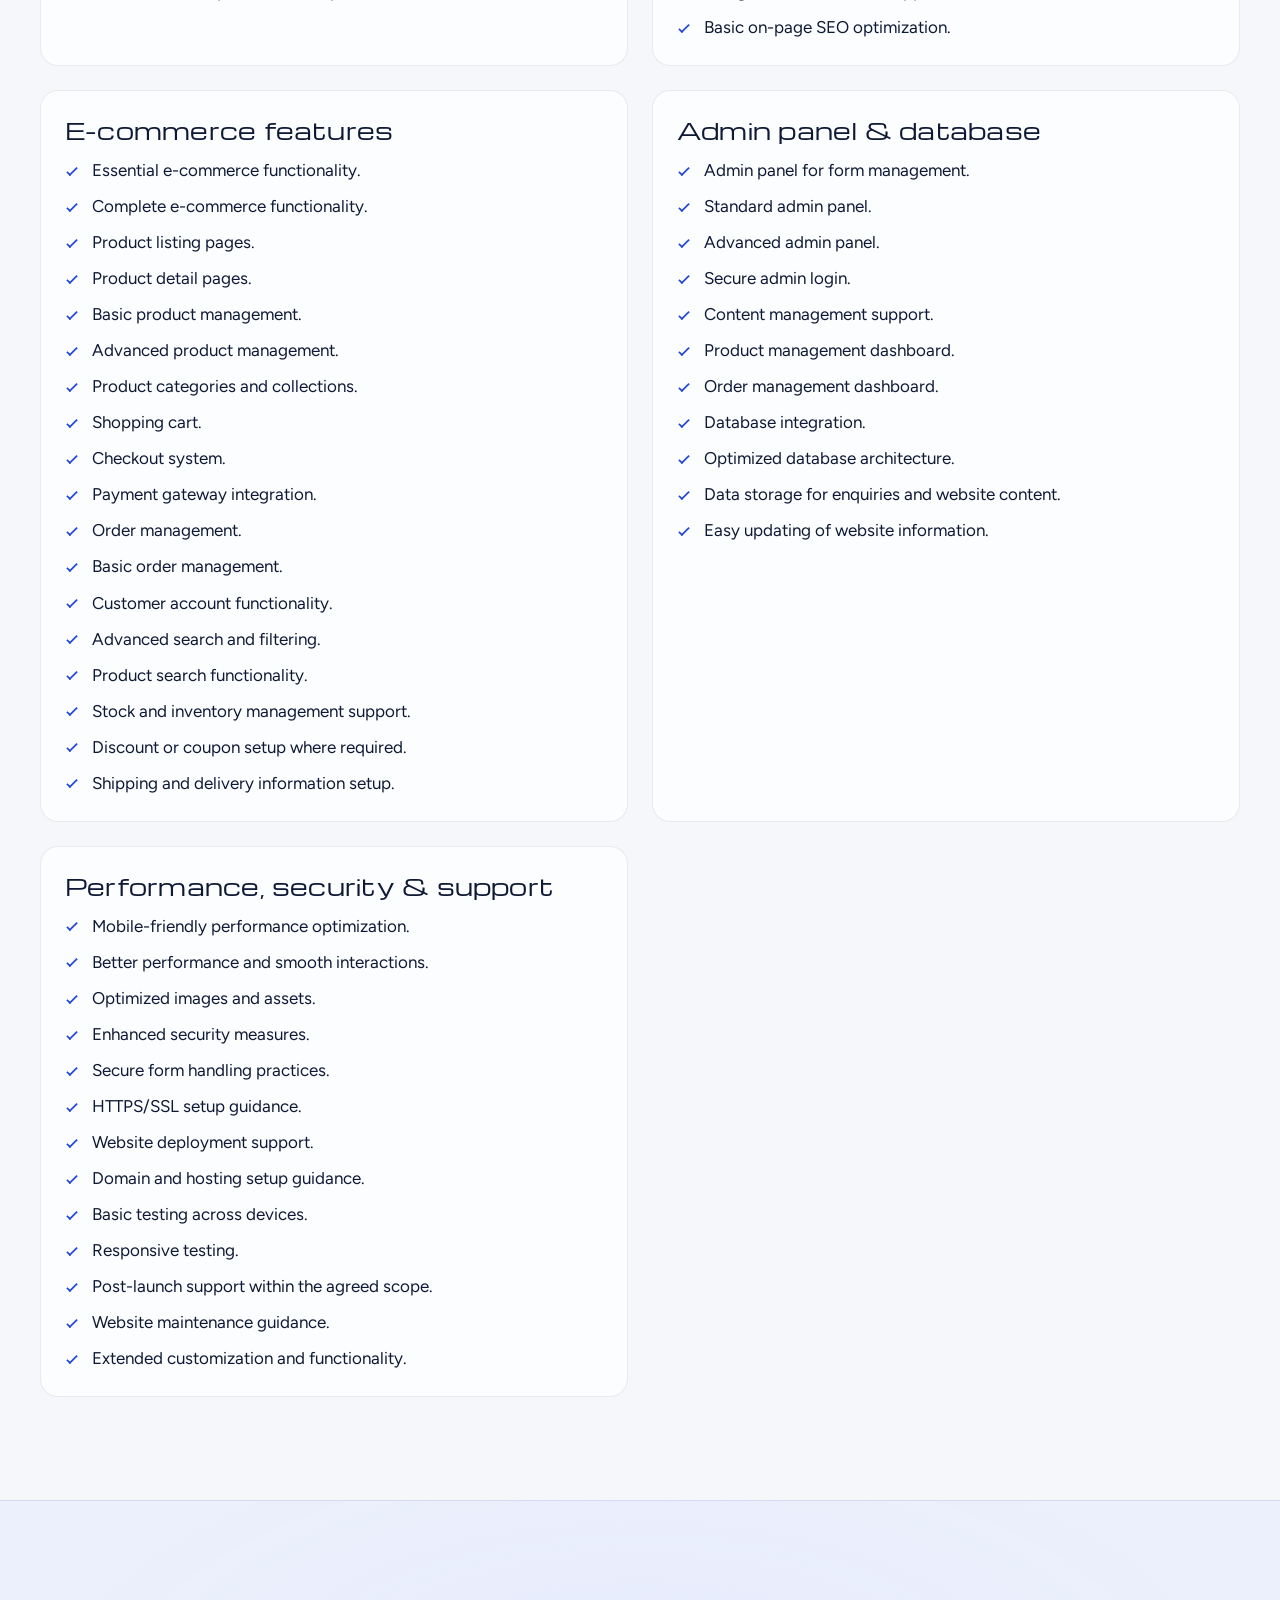
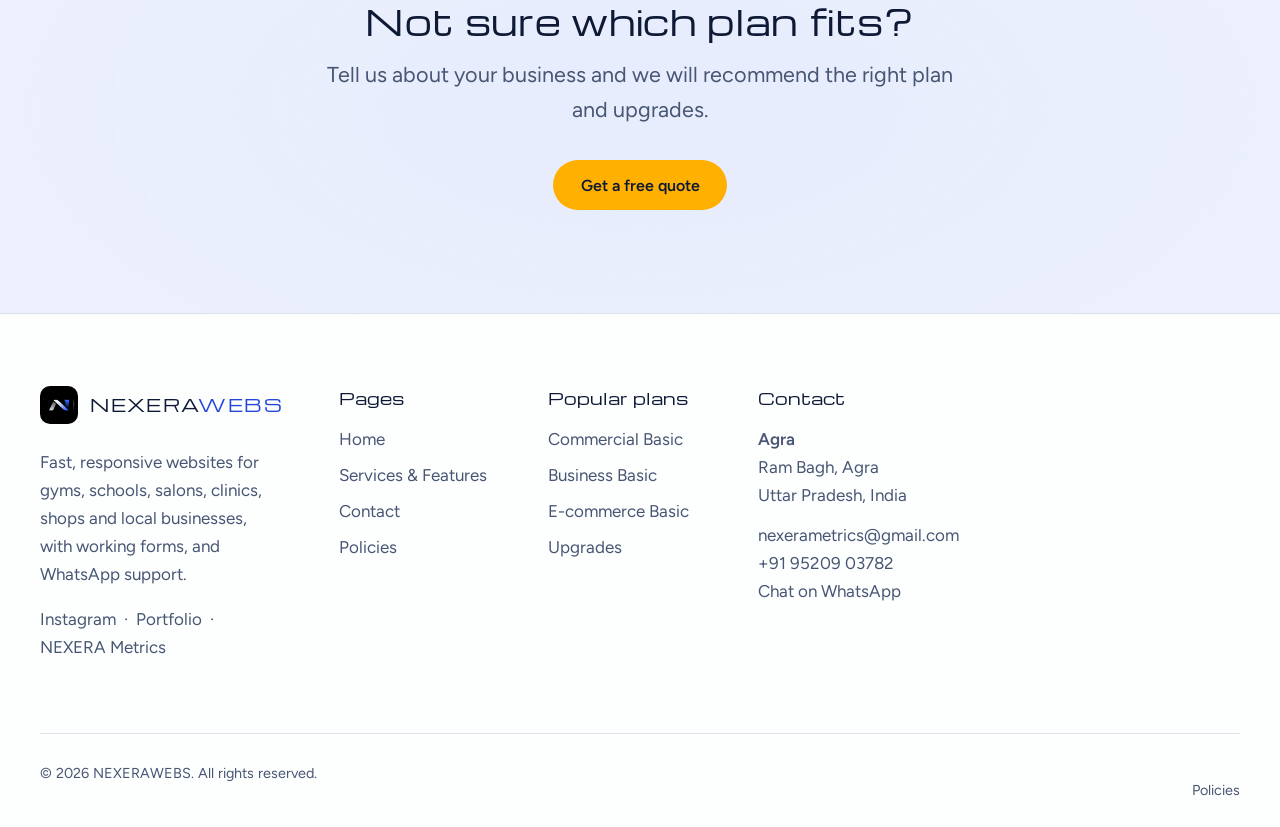
<file: services.html>
<!DOCTYPE html>
<html lang="en">
<head>
  <!-- ==========================================================
       NEXERAWEBS — Services &amp; Features page
       Live URL: [https://nexerawebs.web.app/services.html](https://nexerawebs.web.app/services.html)
       =========================================================== -->
  <meta charset="utf-8" />
  <meta name="viewport" content="width=device-width, initial-scale=1" />


  <!-- Primary SEO -->
  <title>Website Plans &amp; Prices from ₹1,999 | Services &amp; Features | NEXERAWEBS</title>
  <meta name="description" content="Compare NEXERAWEBS website plans from ₹1,999 to ₹19,999: commercial sites, business sites with forms and admin panel, and e-commerce stores. Optional 3D animation and WhatsApp chatbot add-ons." />
  <meta name="keywords" content="website plans India, website price Agra, e-commerce website cost, business website package, WhatsApp chatbot add-on, 3D website animation, NEXERAWEBS services" />
  <meta name="robots" content="index, follow, max-image-preview:large, max-snippet:-1, max-video-preview:-1" />
  <meta name="googlebot" content="index, follow" />
  <meta name="author" content="NEXERAWEBS" />
  <meta name="theme-color" content="#F5F7FA" />
  <meta name="format-detection" content="telephone=no" />


  <!-- Canonical: official URL for this exact page -->
  <link rel="canonical" href="https://nexerawebs.web.app/services.html" />
  <link rel="alternate" hreflang="x-default" href="https://nexerawebs.web.app/services.html" />


  <!-- Google Search Console verification (EDIT: add a new tag if Google asks for one for the new domain) -->
  <meta name="google-site-verification" content="X85KORQKgM04e0tkKM6IgafflWwH3nRP_anzBy9NIOA" />


  <!-- Open Graph — WhatsApp, Facebook, LinkedIn previews -->
  <meta property="og:site_name" content="NEXERAWEBS" />
  <meta property="og:locale" content="en_IN" />
  <meta property="og:type" content="website" />
  <meta property="og:url" content="https://nexerawebs.web.app/services.html" />
  <meta property="og:title" content="Website Plans &amp; Prices from ₹1,999 | NEXERAWEBS" />
  <meta property="og:description" content="Six website and e-commerce plans plus two optional add-ons, with clear prices." />
  <meta property="og:image" content="https://nexerawebs.web.app/assets/img/og-image.png" />
  <meta property="og:image:type" content="image/png" />
  <meta property="og:image:width" content="1200" />
  <meta property="og:image:height" content="630" />
  <meta property="og:image:alt" content="NEXERAWEBS: websites that work as hard as your business" />


  <!-- Twitter / X card -->
  <meta name="twitter:card" content="summary_large_image" />
  <meta name="twitter:title" content="Website Plans &amp; Prices from ₹1,999 | NEXERAWEBS" />
  <meta name="twitter:description" content="Six website and e-commerce plans plus two optional add-ons, with clear prices." />
  <meta name="twitter:image" content="https://nexerawebs.web.app/assets/img/og-image.png" />
  <meta name="twitter:image:alt" content="NEXERAWEBS: websites that work as hard as your business" />


  <!-- Icons, manifest and crawl files -->
  <link rel="icon" href="/assets/img/favicon-32.png" sizes="32x32" type="image/png" />
  <link rel="icon" href="/assets/img/favicon.png" sizes="64x64" type="image/png" />
  <link rel="apple-touch-icon" href="/assets/img/apple-touch-icon.png" />
  <link rel="manifest" href="/site.webmanifest" />
  <link rel="sitemap" type="application/xml" href="/sitemap.xml" />


  <!-- Performance: fonts and styles -->
  <link rel="preconnect" href="https://fonts.googleapis.com" />
  <link rel="preconnect" href="https://fonts.gstatic.com" crossorigin />
  <link rel="stylesheet" href="https://fonts.googleapis.com/css2?family=Michroma&family=Figtree:wght@400;500;600;700&display=swap" />
  <link rel="stylesheet" href="/css/tokens.css" />
  <link rel="stylesheet" href="/css/base.css" />
  <link rel="stylesheet" href="/css/layout.css" />
  <link rel="stylesheet" href="/css/components.css" />
  <link rel="stylesheet" href="/css/pages/services.css" />


  <script>document.documentElement.classList.add("js");</script>


  <!-- Structured data: OfferCatalog (plans and prices) + Breadcrumb -->
  <script type="application/ld+json">
  {
    "@context": "https://schema.org",
    "@graph": [
      {
        "@type": "OfferCatalog",
        "@id": "https://nexerawebs.web.app/services.html#plans",
        "name": "NEXERAWEBS website plans",
        "url": "https://nexerawebs.web.app/services.html",
        "itemListElement": [
          {
            "@type": "Offer",
            "itemOffered": {
              "@type": "Service",
              "name": "Commercial Basic",
              "description": "1-page website. Informational content. Template-based design."
            },
            "price": "1999",
            "priceCurrency": "INR"
          },
          {
            "@type": "Offer",
            "itemOffered": {
              "@type": "Service",
              "name": "Commercial Advance",
              "description": "3-page website. Better UI/UX. Responsive design."
            },
            "price": "2999",
            "priceCurrency": "INR"
          },
          {
            "@type": "Offer",
            "itemOffered": {
              "@type": "Service",
              "name": "Business Basic",
              "description": "4–5 pages. 1 contact form. Good UI/UX."
            },
            "price": "3999",
            "priceCurrency": "INR"
          },
          {
            "@type": "Offer",
            "itemOffered": {
              "@type": "Service",
              "name": "Business Advance",
              "description": "Additional pages as required (within agreed scope). 2 working forms. Admin panel for form management."
            },
            "price": "6999",
            "priceCurrency": "INR"
          },
          {
            "@type": "Offer",
            "itemOffered": {
              "@type": "Service",
              "name": "E-commerce Basic",
              "description": "Essential e-commerce functionality. Basic product management. Shopping cart."
            },
            "price": "11999",
            "priceCurrency": "INR"
          },
          {
            "@type": "Offer",
            "itemOffered": {
              "@type": "Service",
              "name": "E-commerce Advance",
              "description": "Complete e-commerce functionality. Premium customized UI/UX. Advanced product management."
            },
            "price": "19999",
            "priceCurrency": "INR"
          },
          {
            "@type": "Offer",
            "itemOffered": {
              "@type": "Service",
              "name": "Animation & UI/UX Enhancement",
              "description": "Available with any website package."
            },
            "price": "1000",
            "priceCurrency": "INR"
          },
          {
            "@type": "Offer",
            "itemOffered": {
              "@type": "Service",
              "name": "WhatsApp Chatbot",
              "description": "Available with eligible website packages."
            },
            "price": "1000",
            "priceCurrency": "INR"
          }
        ]
      },
      {
        "@type": "BreadcrumbList",
        "itemListElement": [
          {
            "@type": "ListItem",
            "position": 1,
            "name": "Home",
            "item": "https://nexerawebs.web.app/"
          },
          {
            "@type": "ListItem",
            "position": 2,
            "name": "Services & Features",
            "item": "https://nexerawebs.web.app/services.html"
          }
        ]
      }
    ]
  }
  </script>
</head>


<body>


<!-- @partial header:start -->
<!-- ======================================================================
     SHARED PARTIAL · SITE HEADER
     Edit THIS file, then run:  python3 tools/sync-partials.py
     The script copies it into every page and marks the current page.
     ====================================================================== -->
<a class="skip-link" href="#main">Skip to main content</a>


<header class="site-header">
  <!-- Reading-progress line (decorative; animated by js/nav.js) -->
  <span class="scroll-progress" aria-hidden="true"></span>


  <div class="site-header__bar container">


    <!-- Brand: logo mark + NEXERAWEBS wordmark, links home -->
    <a class="brand" href="index.html" aria-label="NEXERAWEBS, go to the home page">
      <img class="brand__mark" src="assets/img/logo-mark.png" alt="" width="40" height="40">
      <span class="brand__word">NEXERA<b>WEBS</b></span>
    </a>


    <!-- Mobile menu button (shown only on small screens when JavaScript is on) -->
    <button class="nav-toggle" type="button" aria-expanded="false" aria-controls="primary-nav">
      <span class="nav-toggle__label">Menu</span>
    </button>


    <!-- Primary navigation -->
    <nav class="primary-nav" id="primary-nav" aria-label="Primary">
      <ul class="primary-nav__list">
        <li><a href="index.html">Home</a></li>
        <li><a href="services.html" aria-current="page">Services &amp; Features</a></li>
        <li><a href="contact.html">Contact</a></li>
      </ul>
      <a class="btn btn--primary btn--sm" href="contact.html#enquiry">Get a free quote</a>
    </nav>


  </div>
</header>
<!-- @partial header:end -->


<main id="main">


  <!-- PAGE HEADER · breadcrumb, title, intro -->
  <section class="page-hero" aria-labelledby="page-title">
    <div class="container">
      <nav class="breadcrumb" aria-label="Breadcrumb">
        <ol>
          <li><a href="index.html">Home</a></li>
          <li aria-current="page">Services &amp; Features</li>
        </ol>
      </nav>
      <h1 id="page-title">Services &amp; Features</h1>
      <p class="page-hero__lead">Six clear plans and two optional upgrades. Pick the one that fits your business, or tell us what you need and we will suggest the right fit.</p>
    </div>
  </section>


  <!-- PLANS (EDIT prices and points here; keep the JSON-LD in <head> in sync) -->
  <section class="section" id="plans" aria-labelledby="plans-title">
    <div class="container">
      <header class="section-head">
        <h2 id="plans-title">Website &amp; e-commerce plans</h2>
        <p>One-time prices in Indian rupees. Each button takes you to the enquiry form with the plan already selected.</p>
      </header>


      <!-- CATEGORY 1: COMMERCIAL -->
      <div class="plan-category" id="commercial-plans">
        <h3 class="plan-category__title">Commercial websites</h3>
        <p class="plan-category__text">Simple, professional websites for shops, services, portfolios and local businesses that need an online presence.</p>


        <ul class="plans">
          <li class="plan" id="commercial-basic">
            <span class="plan__num">PLAN 01</span>
            <h4 class="plan__name">Commercial Basic</h4>
            <p class="plan__price">₹1,999</p>
            <ul class="check-list">
              <li>1-page website.</li>
              <li>Informational content.</li>
              <li>Template-based design.</li>
              <li>Responsive layout.</li>
              <li>Default SEO setup.</li>
            </ul>
            <a class="btn btn--primary" href="contact.html?plan=Commercial%20Basic#enquiry">Choose this plan</a>
          </li>


          <li class="plan" id="commercial-advance">
            <span class="plan__num">PLAN 02</span>
            <h4 class="plan__name">Commercial Advance</h4>
            <p class="plan__price">₹2,999</p>
            <ul class="check-list">
              <li>3-page website.</li>
              <li>Better UI/UX.</li>
              <li>Responsive design.</li>
              <li>Basic SEO setup.</li>
            </ul>
            <a class="btn btn--primary" href="contact.html?plan=Commercial%20Advance#enquiry">Choose this plan</a>
          </li>
        </ul>
      </div>


      <!-- CATEGORY 2: BUSINESS -->
      <div class="plan-category" id="business-plans">
        <h3 class="plan-category__title">Business websites</h3>
        <p class="plan-category__text">Feature-rich websites for growing businesses that need enquiry forms, stronger SEO, custom design and admin control.</p>


        <ul class="plans">
          <li class="plan plan--featured" id="business-basic">
            <span class="chip chip--blue plan__badge">Most popular</span>
            <span class="plan__num">PLAN 03</span>
            <h4 class="plan__name">Business Basic</h4>
            <p class="plan__price">₹3,999</p>
            <ul class="check-list">
              <li>4–5 pages.</li>
              <li>1 contact form.</li>
              <li>Good UI/UX.</li>
              <li>Good SEO setup.</li>
              <li>Responsive design.</li>
              <li>Upgraded info implementation.</li>
            </ul>
            <a class="btn btn--primary" href="contact.html?plan=Business%20Basic#enquiry">Choose this plan</a>
          </li>


          <li class="plan" id="business-advance">
            <span class="plan__num">PLAN 04</span>
            <h4 class="plan__name">Business Advance</h4>
            <p class="plan__price">₹6,999</p>
            <ul class="check-list">
              <li>Additional pages as required (within agreed scope).</li>
              <li>2 working forms.</li>
              <li>Admin panel for form management.</li>
              <li>WhatsApp chatbot set-up.</li>
              <li>Strong SEO setup.</li>
              <li>Customized UI/UX.</li>
            </ul>
            <a class="btn btn--primary" href="contact.html?plan=Business%20Advance#enquiry">Choose this plan</a>
          </li>
        </ul>
      </div>


      <!-- CATEGORY 3: E-COMMERCE -->
      <div class="plan-category" id="ecommerce-plans">
        <h3 class="plan-category__title">E-commerce stores</h3>
        <p class="plan-category__text">Online stores with product management, cart, checkout, payments and admin features.</p>


        <ul class="plans">
          <li class="plan" id="ecommerce-basic">
            <span class="plan__num">PLAN 05</span>
            <h4 class="plan__name">E-commerce Basic</h4>
            <p class="plan__price">₹11,999</p>
            <p class="plan__note">An entry-level, fully functional e-commerce solution with essential features.</p>
            <ul class="check-list">
              <li>Essential e-commerce functionality.</li>
              <li>Basic product management.</li>
              <li>Shopping cart.</li>
              <li>Checkout system.</li>
              <li>Payment gateway integration.</li>
              <li>Basic order management.</li>
              <li>Standard admin panel.</li>
              <li>Database integration.</li>
              <li>Functional, straightforward UI/UX.</li>
            </ul>
            <a class="btn btn--primary" href="contact.html?plan=E-commerce%20Basic#enquiry">Choose this plan</a>
          </li>


          <li class="plan" id="ecommerce-advance">
            <span class="plan__num">PLAN 06</span>
            <h4 class="plan__name">E-commerce Advance</h4>
            <p class="plan__price">₹19,999</p>
            <p class="plan__note">A more comprehensive and scalable e-commerce solution.</p>
            <ul class="check-list">
              <li>Complete e-commerce functionality.</li>
              <li>Premium customized UI/UX.</li>
              <li>Advanced product management.</li>
              <li>Advanced search and filtering.</li>
              <li>Better performance and smooth interactions.</li>
              <li>Strong SEO setup.</li>
              <li>Enhanced security.</li>
              <li>Optimized database architecture.</li>
              <li>Advanced admin panel.</li>
              <li>Extended customization and functionality.</li>
            </ul>
            <a class="btn btn--primary" href="contact.html?plan=E-commerce%20Advance#enquiry">Choose this plan</a>
          </li>
        </ul>
      </div>


      <!-- CATEGORY 4: UPGRADES -->
      <div class="plan-category" id="upgrades">
        <h3 class="plan-category__title">Upgrades</h3>
        <p class="plan-category__text">Optional upgrades that improve the look, interactivity and customer communication of your website.</p>


        <ul class="plans">
          <li class="plan" id="animation-ui">
            <span class="plan__num">UPGRADE 07</span>
            <h4 class="plan__name">Animation &amp; UI/UX Enhancement</h4>
            <p class="plan__price">₹1,000 <small>optional upgrade</small></p>
            <p class="plan__note">Available with any website package.</p>
            <ul class="check-list">
              <li>Enhanced UI/UX.</li>
              <li>3D animations and visual elements.</li>
              <li>Smooth transitions.</li>
              <li>Interactive elements.</li>
              <li>Improved visual experience.</li>
            </ul>
            <a class="btn btn--secondary" href="contact.html?plan=Animation%20%26%20UI/UX%20Enhancement#enquiry">Add to my plan</a>
          </li>


          <li class="plan" id="whatsapp-chatbot">
            <span class="plan__num">UPGRADE 08</span>
            <h4 class="plan__name">WhatsApp Chatbot</h4>
            <p class="plan__price">₹1,000 <small>optional upgrade</small></p>
            <p class="plan__note">Available with eligible website packages.</p>
            <ul class="check-list">
              <li>WhatsApp chatbot integration.</li>
              <li>Basic automated responses.</li>
              <li>Customer interaction support.</li>
              <li>Simple predefined conversation flow.</li>
            </ul>
            <a class="btn btn--secondary" href="contact.html?plan=WhatsApp%20Chatbot#enquiry">Add to my plan</a>
          </li>
        </ul>
      </div>

    </div>
  </section>


  <!-- FEATURES: complete service capabilities -->
  <section class="section" id="features" aria-labelledby="features-title">
    <div class="container">
      <header class="section-head">
        <h2 id="features-title">What we can build into your website</h2>
        <p>From essential business pages to advanced e-commerce systems, we provide the features needed to make your website useful, professional and easy to manage.</p>
      </header>


      <div class="feature-groups">


        <div class="feature-group">
          <h3>Website design &amp; user experience</h3>
          <ul class="check-list">
            <li>Responsive design for mobile, tablet and desktop.</li>
            <li>Modern, clean and professional UI/UX.</li>
            <li>Template-based or customized design options.</li>
            <li>Customized layouts for business requirements.</li>
            <li>Premium customized UI/UX for advanced projects.</li>
            <li>Attractive visual hierarchy and readable typography.</li>
            <li>Consistent branding with colours, fonts and style.</li>
            <li>Smooth transitions and interactive elements.</li>
            <li>3D animations and visual effects.</li>
            <li>Animation and UI/UX enhancement upgrade.</li>
            <li>Improved visual experience and presentation.</li>
            <li>User-friendly navigation and page structure.</li>
            <li>Fast-loading, lightweight front-end design.</li>
            <li>Cross-browser compatible website.</li>
          </ul>
        </div>


        <div class="feature-group">
          <h3>Pages &amp; business content</h3>
          <ul class="check-list">
            <li>Single-page commercial websites.</li>
            <li>Multi-page business websites.</li>
            <li>Home page design.</li>
            <li>About us page.</li>
            <li>Services or products page.</li>
            <li>Gallery or portfolio page.</li>
            <li>Testimonials or reviews section.</li>
            <li>FAQ section.</li>
            <li>Blog or news section.</li>
            <li>Contact page with business details.</li>
            <li>Location and map integration.</li>
            <li>Additional pages within the agreed project scope.</li>
            <li>Informational content implementation.</li>
            <li>Upgraded information presentation.</li>
          </ul>
        </div>


        <div class="feature-group">
          <h3>Forms, enquiries &amp; communication</h3>
          <ul class="check-list">
            <li>Contact form setup.</li>
            <li>Working enquiry form.</li>
            <li>Two working forms for advanced business websites.</li>
            <li>Form validation and required-field handling.</li>
            <li>Email notification for form submissions.</li>
            <li>Admin panel for form management.</li>
            <li>View, manage and track customer enquiries.</li>
            <li>WhatsApp click-to-chat button.</li>
            <li>WhatsApp chatbot integration.</li>
            <li>Basic automated WhatsApp responses.</li>
            <li>Simple predefined conversation flow.</li>
            <li>Customer interaction support.</li>
            <li>Call button and quick-contact options.</li>
          </ul>
        </div>


        <div class="feature-group">
          <h3>SEO &amp; online visibility</h3>
          <ul class="check-list">
            <li>Default SEO setup.</li>
            <li>Basic SEO setup.</li>
            <li>Good SEO setup.</li>
            <li>Strong SEO setup.</li>
            <li>SEO-friendly page titles and meta descriptions.</li>
            <li>Heading structure for search engines.</li>
            <li>Image alt-text setup.</li>
            <li>Canonical URL setup.</li>
            <li>Open Graph and social sharing setup.</li>
            <li>Structured data / schema markup.</li>
            <li>XML sitemap setup.</li>
            <li>Robots.txt setup.</li>
            <li>Google Search Console support.</li>
            <li>Basic on-page SEO optimization.</li>
          </ul>
        </div>


        <div class="feature-group">
          <h3>E-commerce features</h3>
          <ul class="check-list">
            <li>Essential e-commerce functionality.</li>
            <li>Complete e-commerce functionality.</li>
            <li>Product listing pages.</li>
            <li>Product detail pages.</li>
            <li>Basic product management.</li>
            <li>Advanced product management.</li>
            <li>Product categories and collections.</li>
            <li>Shopping cart.</li>
            <li>Checkout system.</li>
            <li>Payment gateway integration.</li>
            <li>Order management.</li>
            <li>Basic order management.</li>
            <li>Customer account functionality.</li>
            <li>Advanced search and filtering.</li>
            <li>Product search functionality.</li>
            <li>Stock and inventory management support.</li>
            <li>Discount or coupon setup where required.</li>
            <li>Shipping and delivery information setup.</li>
          </ul>
        </div>


        <div class="feature-group">
          <h3>Admin panel &amp; database</h3>
          <ul class="check-list">
            <li>Admin panel for form management.</li>
            <li>Standard admin panel.</li>
            <li>Advanced admin panel.</li>
            <li>Secure admin login.</li>
            <li>Content management support.</li>
            <li>Product management dashboard.</li>
            <li>Order management dashboard.</li>
            <li>Database integration.</li>
            <li>Optimized database architecture.</li>
            <li>Data storage for enquiries and website content.</li>
            <li>Easy updating of website information.</li>
          </ul>
        </div>


        <div class="feature-group">
          <h3>Performance, security &amp; support</h3>
          <ul class="check-list">
            <li>Mobile-friendly performance optimization.</li>
            <li>Better performance and smooth interactions.</li>
            <li>Optimized images and assets.</li>
            <li>Enhanced security measures.</li>
            <li>Secure form handling practices.</li>
            <li>HTTPS/SSL setup guidance.</li>
            <li>Website deployment support.</li>
            <li>Domain and hosting setup guidance.</li>
            <li>Basic testing across devices.</li>
            <li>Responsive testing.</li>
            <li>Post-launch support within the agreed scope.</li>
            <li>Website maintenance guidance.</li>
            <li>Extended customization and functionality.</li>
          </ul>
        </div>


      </div>
    </div>
  </section>


  <!-- CALL TO ACTION -->
  <section class="cta-band" aria-labelledby="cta-title">
    <div class="container cta-band__inner">
      <h2 id="cta-title">Not sure which plan fits?</h2>
      <p>Tell us about your business and we will recommend the right plan and upgrades.</p>
      <div class="cluster"><a class="btn btn--primary" href="contact.html#enquiry">Get a free quote</a></div>
    </div>
  </section>


</main>


<!-- @partial footer:start -->
<!-- ======================================================================
     SHARED PARTIAL · SITE FOOTER
     Edit THIS file, then run:  python3 tools/sync-partials.py
     Search for "EDIT:" to find details you may want to change.
     ====================================================================== -->
<footer class="site-footer">
  <div class="container">


    <div class="site-footer__grid">


      <!-- About: brand, tagline, social links -->
      <section class="site-footer__about" aria-labelledby="footer-about-title">
        <a class="brand" href="index.html" aria-label="NEXERAWEBS, go to the home page">
          <img class="brand__mark" src="assets/img/logo-mark.png" alt="" width="40" height="40" loading="lazy">
          <span class="brand__word">NEXERA<b>WEBS</b></span>
        </a>
        <h2 class="sr-only" id="footer-about-title">About NEXERAWEBS</h2>
        <p>Fast, responsive websites for gyms, schools, salons, clinics, shops and local businesses, with working forms, and WhatsApp support.</p>
        <p>
          <!-- EDIT: social links -->
          <a href="https://instagram.com/not_your.umesh" rel="noopener" target="_blank">Instagram</a>
          &nbsp;·&nbsp;
          <a href="https://omsinghportfolio.web.app" rel="noopener" target="_blank">Portfolio</a>
          &nbsp;·&nbsp;
          <a href="https://nexerametrics.web.app" rel="noopener" target="_blank">NEXERA Metrics</a>
        </p>
      </section>


      <!-- Footer navigation: pages -->
      <nav aria-labelledby="footer-pages-title">
        <h2 class="site-footer__title" id="footer-pages-title">Pages</h2>
        <ul>
          <li><a href="index.html">Home</a></li>
          <li><a href="services.html">Services &amp; Features</a></li>
          <li><a href="contact.html">Contact</a></li>
          <li><a href="MyWebPolicy.html">Policies</a></li>
        </ul>
      </nav>


      <!-- Footer navigation: plans -->
      <nav aria-labelledby="footer-plans-title">
        <h2 class="site-footer__title" id="footer-plans-title">Popular plans</h2>
        <ul>
          <li><a href="services.html#commercial-basic">Commercial Basic</a></li>
          <li><a href="services.html#business-basic">Business Basic</a></li>
          <li><a href="services.html#ecommerce-basic">E-commerce Basic</a></li>
          <li><a href="services.html#upgrades">Upgrades</a></li>
        </ul>
      </nav>


      <!-- Contact details (schema-friendly <address>) -->
      <section aria-labelledby="footer-contact-title">
        <h2 class="site-footer__title" id="footer-contact-title">Contact</h2>
        <address>
          <p><strong>Agra</strong><br>Ram Bagh, Agra<br>Uttar Pradesh, India</p>
          <p>
            <a href="mailto:nexerametrics@gmail.com">nexerametrics@gmail.com</a><br>
            <a href="tel:+919520903782">+91 95209 03782</a><br>
            <a href="https://wa.me/919520903782" rel="noopener" target="_blank">Chat on WhatsApp</a>
          </p>
        </address>
      </section>


    </div>


    <!-- Legal line -->
    <div class="site-footer__legal">
      <p><small>&copy; 2026 NEXERAWEBS. All rights reserved.</small></p>
      <p><small><a href="MyWebPolicy.html">Policies</a></small></p>
    </div>


  </div>
</footer>


<!-- Floating quick-contact buttons (styles: components.css §14) -->
<div class="quick-actions">
  <a class="quick-actions__btn quick-actions__btn--call" href="tel:+919520903782">Call</a>
  <a class="quick-actions__btn quick-actions__btn--wa" href="https://wa.me/919520903782" rel="noopener" target="_blank">WhatsApp</a>
</div>
<!-- @partial footer:end -->


<script src="js/core.js" defer></script>
<script src="js/nav.js" defer></script>
<script src="js/motion.js" defer></script>
<script src="js/bg-webgl.js" defer></script>
</body>
</html>
</file>
<file: css/tokens.css>
/* ==========================================================================
   NEXERA · 01 · DESIGN TOKENS
   --------------------------------------------------------------------------
   The single source of truth for colour, type, spacing, radius and motion.
   To re-skin the whole site, change values in THIS file only.

   Load order on every page:
     tokens.css → base.css → layout.css → components.css → pages/<page>.css

   Cascade layers (declared once, here) fix the order in which rules win, so a
   page rule always beats a component rule, and a component rule always beats
   a base rule, no matter how specific each selector is. No !important needed.
   ========================================================================== */
@layer reset, base, layout, components, pages, utilities;

:root {
  /* ---------- Colour · surfaces ---------- */
  --c-paper:   #F5F7FA;   /* page background (cool, pale) */
  --c-surface: #FFFFFF;   /* cards, forms, header */
  --c-tint:    #EAEFF7;   /* alternate section background */

  /* ---------- Colour · text ---------- */
  --c-ink:     #0E1A35;   /* headings and body text (navy, not black) */
  --c-slate:   #475673;   /* secondary text (6.8:1 on paper) */

  /* ---------- Colour · lines ---------- */
  --c-line:        #DCE2EC;   /* hairlines and card borders */
  --c-line-strong: #B9C4D8;   /* input borders, stronger dividers */

  /* ---------- Colour · brand ---------- */
  --c-blue:        #2346D9;   /* links, focus ring, "Research" group */
  --c-blue-dark:   #1A35A8;
  --c-blue-wash:   #E8EDFD;
  --c-marigold:    #FFB000;   /* primary call-to-action and demand peaks */
  --c-marigold-dark: #E39A00;
  --c-marigold-wash: #FFF4D6;

  /* ---------- Colour · glass (translucent bands so the 3D map shows through) ---------- */
  --c-glass:       rgb(245 247 250 / 78%);   /* page-hero band */
  --c-glass-white: rgb(255 255 255 / 82%);   /* white sections, footer, strips */
  --c-glass-tint:  rgb(234 239 247 / 80%);   /* tinted sections */
  --c-blue-glass:  rgb(232 237 253 / 72%);   /* call-to-action band */

  /* ---------- Colour · skill groups (company page only) ---------- */
  --c-teal:        #0B7F70;   /* "Data, AI and modelling" group */
  --c-teal-wash:   #E2F4F1;
  --c-plum:        #7A3FD1;   /* "Build and deliver" group */
  --c-plum-wash:   #F0E8FB;

  /* ---------- Colour · feedback ---------- */
  --c-good:      #17703A;
  --c-good-wash: #E3F5EA;
  --c-bad:       #B3261E;
  --c-bad-wash:  #FDE8E6;

  /* ---------- Typography ---------- */
  --font-display: "Michroma", "Segoe UI", system-ui, sans-serif;   /* wide techno lettering, matches the NEXERA logo */
  --font-body:    "Figtree", system-ui, -apple-system, "Segoe UI", sans-serif;

  /* Fluid type scale (min, preferred, max). Body copy stays at --step-0. */
  --step--1: clamp(0.84rem, 0.82rem + 0.1vw, 0.9rem);    /* small print */
  --step-0:  clamp(1rem, 0.97rem + 0.15vw, 1.0625rem);   /* body */
  --step-1:  clamp(1.15rem, 1.08rem + 0.35vw, 1.35rem);  /* lead paragraph */
  --step-2:  clamp(1.15rem, 1.05rem + 0.55vw, 1.45rem);    /* h3 */
  --step-3:  clamp(1.4rem, 1.15rem + 1.2vw, 2.1rem);     /* h2 */
  --step-4:  clamp(1.8rem, 1.3rem + 2.4vw, 2.9rem);      /* page title */
  --step-5:  clamp(1.9rem, 1.1rem + 3.2vw, 3.4rem);       /* hero title */

  --lh-tight: 1.06;
  --lh-snug:  1.25;
  --lh-body:  1.65;
  --measure:  66ch;       /* comfortable line length for reading */

  /* ---------- Spacing scale ---------- */
  --s-1: 0.25rem;
  --s-2: 0.5rem;
  --s-3: 0.75rem;
  --s-4: 1rem;
  --s-5: 1.5rem;
  --s-6: 2rem;
  --s-7: 3rem;
  --s-8: 4.5rem;
  --s-9: 7rem;
  --section-pad: clamp(4rem, 8vw, 7.5rem);   /* vertical padding of every section */

  /* ---------- Layout ---------- */
  --container: 1200px;
  --gutter: clamp(1rem, 4vw, 2rem);
  --header-h: 4.25rem;

  /* ---------- Radius (different sizes for different jobs) ---------- */
  --r-sm: 6px;      /* chips, small tags */
  --r-md: 10px;     /* inputs, table wrappers */
  --r-lg: 18px;     /* cards and tiles */
  --r-pill: 999px;  /* buttons, filter pills */

  /* ---------- Elevation (used only on floating things) ---------- */
  --shadow-float: 0 1px 2px rgb(14 26 53 / 6%), 0 14px 32px -16px rgb(14 26 53 / 28%);
  --shadow-lift:  0 2px 4px rgb(14 26 53 / 6%), 0 24px 40px -20px rgb(35 70 217 / 38%);   /* hovered cards */

  /* ---------- Motion ---------- */
  --ease:        cubic-bezier(0.22, 1, 0.36, 1);       /* very smooth, long gentle landing (default) */
  --ease-spring: cubic-bezier(0.34, 1.56, 0.64, 1);    /* small overshoot, for icons and badges */
  --dur-fast: 240ms;      /* colour changes, small fades */
  --dur-med:  480ms;      /* lifts, slides, hover movement */
  --dur-slow: 950ms;      /* scroll reveal, large entrances */
}
</file>
<file: css/base.css>
/* ==========================================================================
   NEXERA · 02 · BASE
   --------------------------------------------------------------------------
   Reset, element defaults, typography, links, focus ring, accessibility
   helpers. Nothing here knows about a specific component or page.
   ========================================================================== */

/* ---------- Reset ---------- */
@layer reset {
  *, *::before, *::after { box-sizing: border-box; }
  * { margin: 0; }

  img, picture, svg, canvas, video { display: block; max-width: 100%; }
  img, svg { height: auto; }

  button, input, select, textarea { font: inherit; color: inherit; }
  button { cursor: pointer; }

  ul[role="list"], ol[role="list"] { list-style: none; padding: 0; }
  table { border-collapse: collapse; width: 100%; }
}

/* ---------- Document and typography ---------- */
@layer base {
  html {
    scroll-behavior: smooth;
    scroll-padding-top: calc(var(--header-h) + 1rem);   /* anchors land below the sticky header */
    -webkit-text-size-adjust: 100%;
    scrollbar-color: var(--c-line-strong) var(--c-paper);
    interpolate-size: allow-keywords;                    /* lets the FAQ open and close smoothly */
    /* Fallback while WebGL starts (or when it is unavailable): the static contour art. */
    background: var(--c-paper) url("../assets/img/contours.svg") right center / cover fixed no-repeat;
  }
  html.bg-live { background-image: none; }               /* js/bg-webgl.js is drawing the live map */

  body {
    min-height: 100vh;
    font: 400 var(--step-0) / var(--lh-body) var(--font-body);
    color: var(--c-ink);
    background: transparent;        /* the page background is the live map behind everything */
    -webkit-font-smoothing: antialiased;
    text-rendering: optimizeLegibility;
    overflow-x: clip;               /* never allow sideways page scroll */
  }

  ::selection { background: var(--c-marigold); color: var(--c-ink); }

  /* Headings use the display face; sizes come from the fluid scale. */
  h1, h2, h3, h4 {
    font-family: var(--font-display);
    font-weight: 400;               /* Michroma has one weight; avoids faux-bold smearing */
    font-synthesis: none;
    line-height: var(--lh-snug);
    letter-spacing: 0.01em;
    text-wrap: balance;             /* avoids one-word last lines */
  }
  h1 { font-size: var(--step-5); line-height: var(--lh-tight); letter-spacing: 0; }
  h2 { font-size: var(--step-3); line-height: 1.12; }
  h3 { font-size: var(--step-2); }
  h4 { font-size: var(--step-1); }

  p, dd { max-width: var(--measure); text-wrap: pretty; }   /* keep reading lines comfortable */
  p + p { margin-top: 1em; }

  strong, b { font-weight: 600; }
  small { font-size: var(--step--1); }

  /* Links: coloured and underlined so they are never confused with plain text. */
  a {
    color: var(--c-blue);
    text-decoration-thickness: 0.08em;
    text-underline-offset: 0.18em;
    transition: color var(--dur-fast), text-underline-offset var(--dur-fast) var(--ease);
  }
  a:hover { color: var(--c-blue-dark); text-underline-offset: 0.32em; }

  /* Visible keyboard focus everywhere. */
  :focus-visible {
    outline: 3px solid var(--c-blue);
    outline-offset: 3px;
    border-radius: 4px;
  }

  /* Numbers line up in columns (calculator, stats, tables). */
  table, output, dl { font-variant-numeric: tabular-nums; }

  /* Respect the visitor's motion setting site-wide. */
  @media (prefers-reduced-motion: reduce) {
    html { scroll-behavior: auto; }
    *, *::before, *::after {
      animation-duration: 0.01ms;
      animation-iteration-count: 1;
      transition-duration: 0.01ms;
    }
  }
}

/* ---------- Page-to-page transitions ----------
   Browsers that support it cross-fade between pages instead of flashing white.
   The header and the background map keep their own names (see components.css),
   so they stay perfectly still while the content changes. One shared duration
   and curve keeps the old and new page fading at the same pace (no dark dip).
   Browsers without this feature use the fallback below plus js/nav.js. */
@media (prefers-reduced-motion: no-preference) {
  @view-transition { navigation: auto; }
  ::view-transition-group(*), ::view-transition-old(*), ::view-transition-new(*) {
    animation-duration: 650ms; animation-timing-function: cubic-bezier(0.45, 0, 0.25, 1);
  }

  @supports not (view-transition-name: none) {
    main { animation: page-in 800ms var(--ease) both; }
    html.is-leaving main { opacity: 0; transform: translateY(-0.5rem); transition: opacity 320ms ease, transform 320ms ease; }
    @keyframes page-in { from { opacity: 0; transform: translateY(0.9rem); } }
  }
}

/* ---------- Utilities (always win) ---------- */
@layer utilities {
  /* Hidden visually but still read by screen readers and search engines. */
  .sr-only {
    position: absolute; width: 1px; height: 1px; margin: -1px; padding: 0;
    overflow: hidden; clip-path: inset(50%); white-space: nowrap; border: 0;
  }

  /* "Skip to content" link: appears when focused with the keyboard. */
  .skip-link {
    position: absolute; left: var(--s-4); top: -4rem; z-index: 200;
    padding: var(--s-3) var(--s-5);
    background: var(--c-ink); color: #fff; border-radius: var(--r-md);
    transition: top var(--dur-fast) var(--ease);
  }
  .skip-link:focus { top: var(--s-3); color: #fff; }

  .text-center { text-align: center; }
  .text-center :is(p, h2, h3) { margin-inline: auto; }
  .no-wrap { white-space: nowrap; }
}
</file>
<file: css/layout.css>
/* ==========================================================================
   NEXERA · 03 · LAYOUT
   --------------------------------------------------------------------------
   Reusable page-structure primitives. These handle WHERE things sit,
   never how they look (colours and borders live in components.css).
   ========================================================================== */
@layer layout {

  /* ---------- Container: centred column with fluid side gutters ---------- */
  .container {
    width: min(100% - 2 * var(--gutter), var(--container));
    margin-inline: auto;
  }

  /* ---------- Section: one band of the page ----------
     Modifiers:  --white  white band     --tint  light blue-grey band
     Both bands are slightly see-through so the live background map glows behind them. */
  .section { padding-block: var(--section-pad); }
  .section--white { background: var(--c-glass-white); }
  .section--tint  { background: var(--c-glass-tint); }
  .section--tight { padding-block: clamp(2.5rem, 5vw, 4rem); }

  /* ---------- Section head: title + intro, used above most blocks ---------- */
  .section-head { max-width: 46rem; margin-bottom: var(--s-7); }
  .section-head > p { margin-top: var(--s-4); font-size: var(--step-1); color: var(--c-slate); }
  .section-head--center { margin-inline: auto; text-align: center; }
  .section-head--center > p { margin-inline: auto; }

  /* ---------- Stack: even vertical rhythm between children ---------- */
  .stack > * + * { margin-top: var(--stack-gap, var(--s-4)); }
  .stack--lg { --stack-gap: var(--s-6); }

  /* ---------- Split: two columns that collapse to one ---------- */
  .split {
    display: grid;
    gap: clamp(2rem, 6vw, 5rem);
    grid-template-columns: repeat(2, minmax(0, 1fr));
    align-items: center;
  }
  .split--top { align-items: start; }
  .split--wide-left { grid-template-columns: minmax(0, 1.25fr) minmax(0, 1fr); }
  @media (max-width: 56rem) {
    .split, .split--wide-left { grid-template-columns: minmax(0, 1fr); }
  }

  /* ---------- Auto grid: as many equal columns as fit ----------
     Set --min on the element to change the smallest column width.      */
  .auto-grid {
    display: grid;
    gap: var(--s-5);
    grid-template-columns: repeat(auto-fit, minmax(min(100%, var(--min, 17rem)), 1fr));
  }

  .auto-grid--md { --min: 18rem; }
  .auto-grid--sm { --min: 13rem; }

  /* ---------- Cluster: wrapping row of items (buttons, chips) ---------- */
  .cluster { display: flex; flex-wrap: wrap; gap: var(--gap, var(--s-3)); align-items: center; }
}
</file>
<file: css/components.css>
/* ==========================================================================
   NEXERA · 04 · COMPONENTS
   --------------------------------------------------------------------------
   Reusable UI pieces used on more than one page. Naming follows BEM-lite:
     .block        the component          .block__part   a piece inside it
     .block--mod   a variation of it

   INDEX
     1.  Site header and navigation (with hover underline)
     2.  Buttons
     3.  Page hero and breadcrumb (inner pages)
     4.  Cards and tags (+ side nav)
     5.  Chips
     6.  Check list and note
     7.  Numbered steps
     8.  Accordion (FAQ)
     9.  Tables
    10.  Forms
    11.  Call-to-action band
    12.  Site footer
    13.  Hover and motion (lift, glow, tilt, reveal, background canvas)
    14.  Print
   ========================================================================== */
@layer components {

  /* =======================================================================
     1. SITE HEADER AND NAVIGATION
     ======================================================================= */

  /* Sticky bar with a soft frosted background. */
  .site-header {
    position: sticky; top: 0; z-index: 100; isolation: isolate;
    border-bottom: 1px solid var(--c-line);
    transition: box-shadow var(--dur-med) var(--ease);
    view-transition-name: site-header;          /* stays still during page transitions */
  }
  /* The frosted background lives on a pseudo-element on purpose: putting
     backdrop-filter on the header itself would trap the fixed mobile menu
     inside the header's box and break it. */
  .site-header::before {
    content: ""; position: absolute; inset: 0; z-index: -1;
    background: rgb(245 247 250 / 72%);
    backdrop-filter: saturate(1.5) blur(16px);
    transition: background var(--dur-med) var(--ease);
  }
  /* Added by js/nav.js after the first few pixels of scrolling. */
  .site-header.is-scrolled { box-shadow: 0 12px 30px -24px rgb(14 26 53 / 55%); }
  .site-header.is-scrolled::before { background: rgb(255 255 255 / 86%); }
  .site-header__bar {
    display: flex; align-items: center; justify-content: space-between;
    gap: var(--s-5); min-height: var(--header-h);
  }

  /* Thin reading-progress line along the bottom edge (width set by nav.js). */
  .scroll-progress {
    position: absolute; left: 0; bottom: -1px; width: 100%; height: 3px;
    background: var(--c-marigold);
    transform: scaleX(var(--progress, 0)); transform-origin: left;
  }

  /* Logo + wordmark. The mark gives a small playful turn on hover. */
  .brand {
    display: inline-flex; align-items: center; gap: var(--s-3);
    color: var(--c-ink); text-decoration: none;
    font: 700 1.35rem/1 var(--font-display); letter-spacing: 0.04em;
  }
  .brand:hover { color: var(--c-ink); }
  .brand__logo {
    display: block; height: 2.5rem; width: auto; max-width: 100%;
    border-radius: var(--r-md);       /* the logo artwork is on black, so it sits as a dark badge */
    transition: transform var(--dur-med) var(--ease);
  }
  .brand:hover .brand__logo { transform: scale(1.03); }
  @media (max-width: 480px) { .brand__logo { height: 2.1rem; } }

  /* Primary navigation (desktop). */
  .primary-nav { display: flex; align-items: center; gap: var(--s-5); }
  .primary-nav__list {
    display: flex; align-items: center; gap: var(--s-1);
    list-style: none; padding: 0;
  }
  .primary-nav__list a {
    position: relative; display: block; padding: 0.5rem 0.9rem;
    border-radius: var(--r-md); color: var(--c-ink);
    font-weight: 500; text-decoration: none;
    transition: background var(--dur-fast), color var(--dur-fast);
  }
  .primary-nav__list a:hover { background: var(--c-tint); color: var(--c-ink); }
  /* Marigold bar: slides in on hover, stays on the current page (also exposed via aria-current). */
  .primary-nav__list a::after {
    content: ""; position: absolute; left: 0.9rem; right: 0.9rem; bottom: 0.1rem;
    height: 3px; border-radius: 2px; background: var(--c-marigold);
    transform: scaleX(0); transform-origin: left; opacity: 0.7;
    transition: transform var(--dur-med) var(--ease), opacity var(--dur-fast);
  }
  .primary-nav__list a:hover::after { transform: scaleX(1); }
  .primary-nav__list a[aria-current="page"] { font-weight: 700; }
  .primary-nav__list a[aria-current="page"]::after { transform: scaleX(1); opacity: 1; }

  /* Menu button: only shown on small screens, and only when JavaScript runs. */
  .nav-toggle {
    display: none; align-items: center; gap: var(--s-2);
    padding: 0.55rem 1.1rem; border: 2px solid var(--c-ink); border-radius: var(--r-pill);
    background: transparent; font-weight: 600;
  }

  /* Mobile: the nav becomes a full-screen panel under the header.
     Without JavaScript (no .js class) the links simply wrap in the header. */
  @media (max-width: 56rem) {
    .site-header__bar { flex-wrap: wrap; padding-block: var(--s-2); }
    .primary-nav { flex-wrap: wrap; width: 100%; justify-content: space-between; }
    .primary-nav__list { flex-wrap: wrap; }

    .js .site-header__bar { flex-wrap: nowrap; padding-block: 0; }
    .js .nav-toggle { display: inline-flex; }
    .js .primary-nav {
      position: fixed; inset: var(--header-h) 0 0 0; z-index: 90;
      flex-direction: column; align-items: stretch; justify-content: flex-start;
      gap: var(--s-6); padding: var(--s-6) var(--gutter);
      background: var(--c-paper);
      visibility: hidden; opacity: 0; transform: translateY(-0.5rem);
      transition: opacity var(--dur-med) var(--ease), transform var(--dur-med) var(--ease), visibility var(--dur-med);
    }
    .js .primary-nav.is-open { visibility: visible; opacity: 1; transform: none; }
    .js .primary-nav__list { flex-direction: column; align-items: stretch; gap: 0; }
    .js .primary-nav__list a {
      padding: var(--s-4) 0; border-radius: 0; border-bottom: 1px solid var(--c-line);
      font: 600 1.6rem/1.2 var(--font-display);
    }
    .js .primary-nav__list a::after { left: 0; right: auto; width: 2.5rem; bottom: 0.4rem; }
    .js .primary-nav .btn { align-self: flex-start; }
  }

  /* =======================================================================
     2. BUTTONS
     Variants: --primary (marigold)  --secondary (outline)   Size: --sm
     ======================================================================= */
  .btn {
    position: relative; isolation: isolate; overflow: hidden;
    display: inline-flex; align-items: center; justify-content: center; gap: var(--s-2);
    padding: 0.85rem 1.6rem; border: 2px solid transparent; border-radius: var(--r-pill);
    font: 600 1rem/1.2 var(--font-body); text-decoration: none; text-align: center;
    translate: var(--tx, 0px) var(--ty, 0px);             /* magnetic pull, set by js/motion.js */
    transition: background var(--dur-fast), color var(--dur-fast), border-color var(--dur-fast),
                box-shadow var(--dur-med) var(--ease), transform var(--dur-fast) var(--ease), translate var(--dur-fast) var(--ease);
  }
  /* Light sweep that glides across the button on hover. */
  .btn::before {
    content: ""; position: absolute; inset: 0; z-index: -1; pointer-events: none;
    background: linear-gradient(105deg, transparent 30%, rgb(255 255 255 / 42%) 50%, transparent 70%);
    transform: translateX(-120%); transition: transform 900ms var(--ease);
  }
  .btn:hover::before { transform: translateX(120%); }
  .btn:active { transform: translateY(0) scale(0.97); }
  .btn--primary { background: var(--c-marigold); color: var(--c-ink); }
  .btn--primary:hover { background: var(--c-marigold-dark); color: var(--c-ink); transform: translateY(-2px); box-shadow: 0 14px 24px -14px rgb(227 154 0 / 80%); }
  .btn--secondary { border-color: var(--c-ink); color: var(--c-ink); background: transparent; }
  .btn--secondary:hover { background: var(--c-ink); color: #fff; transform: translateY(-2px); box-shadow: var(--shadow-float); }
  .btn--sm { padding: 0.55rem 1.15rem; font-size: 0.95rem; }
  .btn[disabled] { opacity: 0.6; cursor: progress; transform: none; box-shadow: none; }
  .btn[disabled]::before { display: none; }

  /* =======================================================================
     3. PAGE HERO AND BREADCRUMB (inner pages)
     ======================================================================= */
  .page-hero {
    position: relative; isolation: isolate;
    padding-block: clamp(2rem, 4vw, 3.5rem) clamp(2.5rem, 5vw, 4.5rem);
    background: var(--c-glass);
    border-bottom: 1px solid var(--c-line);
  }
  /* Veil keeps the intro text clear of the contour art on its right. */
  .page-hero::before {
    content: ""; position: absolute; inset: 0; z-index: -1; pointer-events: none;
    background: linear-gradient(90deg, var(--c-paper) 0%, rgb(245 247 250 / 88%) 38%, rgb(245 247 250 / 0%) 70%);
  }
  .page-hero h1 { font-size: var(--step-4); max-width: 20ch; margin-top: var(--s-5); }
  .page-hero__lead { margin-top: var(--s-4); font-size: var(--step-1); color: var(--c-slate); max-width: 52ch; }

  .breadcrumb ol { display: flex; flex-wrap: wrap; gap: var(--s-2); list-style: none; padding: 0; font-size: var(--step--1); }
  .breadcrumb li { color: var(--c-slate); }
  .breadcrumb li + li::before { content: "/"; margin-right: var(--s-2); color: var(--c-line-strong); }
  .breadcrumb a { color: var(--c-slate); }

  /* =======================================================================
     4b. SIDE NAV: sticky in-page menu (services, privacy policy)
     ======================================================================= */
  /* Sticky in-page menu. The current section gets a marigold bar (aria-current). */
  .side-nav { position: sticky; top: calc(var(--header-h) + var(--s-5)); }
  .side-nav ul { list-style: none; padding: 0; border-left: 2px solid var(--c-line); }
  .side-nav a {
    display: block; padding: 0.35rem 0 0.35rem var(--s-4); margin-left: -2px;
    border-left: 2px solid transparent;
    color: var(--c-slate); font-size: 0.95rem; text-decoration: none;
  }
  .side-nav a:hover { color: var(--c-ink); }
  .side-nav a[aria-current] { border-left-color: var(--c-marigold-dark); color: var(--c-ink); font-weight: 600; }

  /* Small screens: the menu becomes a horizontally scrolling row of pills. */
  @media (max-width: 56rem) {
    .side-nav { position: static; margin-inline: calc(-1 * var(--gutter)); padding-inline: var(--gutter); overflow-x: auto; }
    .side-nav ul { display: flex; gap: var(--s-2); border: 0; width: max-content; }
    .side-nav a, .side-nav a[aria-current] {
      margin: 0; padding: 0.4rem 0.9rem; border: 1px solid var(--c-line-strong); border-radius: var(--r-pill);
      background: var(--c-surface); white-space: nowrap;
    }
    .side-nav a[aria-current] { background: var(--c-ink); color: #fff; border-color: var(--c-ink); }
  }

  /* =======================================================================
     4. CARDS AND TAGS
     ======================================================================= */
  .card {
    padding: clamp(1.25rem, 3vw, 2rem);
    background: var(--c-surface); border: 1px solid var(--c-line); border-radius: var(--r-lg);
  }
  .card--tint { background: var(--c-blue-wash); border-color: transparent; }
  .card > * + * { margin-top: var(--s-3); }

  /* Small status label, e.g. "Placeholder". */
  .tag {
    display: inline-block; padding: 0.15rem 0.65rem; border-radius: var(--r-pill);
    background: var(--c-marigold-wash); color: #6B4A00;
    font-size: var(--step--1); font-weight: 600;
  }

  /* =======================================================================
     5. CHIPS (small labels in a wrapping list)
     Colour variants are used for the skill groups on the company page.
     ======================================================================= */
  .chip-list { display: flex; flex-wrap: wrap; gap: 0.4rem; list-style: none; padding: 0; }
  .chip {
    display: inline-block; padding: 0.2rem 0.7rem; border-radius: var(--r-sm);
    border: 1px solid var(--c-line); background: var(--c-surface);
    font-size: var(--step--1); font-weight: 500; line-height: 1.5; color: var(--c-ink);
  }
  .chip--blue  { background: var(--c-blue-wash);  border-color: rgb(35 70 217 / 22%); color: var(--c-blue-dark); }
  .chip--teal  { background: var(--c-teal-wash);  border-color: rgb(11 127 112 / 25%); color: #075A4F; }
  .chip--plum  { background: var(--c-plum-wash);  border-color: rgb(122 63 209 / 25%); color: #5A2BA0; }

  /* =======================================================================
     6. CHECK LIST AND NOTE
     ======================================================================= */
  .check-list { list-style: none; padding: 0; }
  .check-list li { position: relative; padding-left: 1.7rem; }
  .check-list li + li { margin-top: var(--s-2); }
  .check-list li::before {                       /* the tick, drawn with borders */
    content: ""; position: absolute; left: 0.25rem; top: 0.45em;
    width: 0.4rem; height: 0.8rem; border: solid var(--c-blue); border-width: 0 2.5px 2.5px 0;
    transform: rotate(45deg) scale(0.85);
  }

  /* Small explanatory line under a figure, form or demo. */
  .note { font-size: var(--step--1); color: var(--c-slate); }

  /* =======================================================================
     7. NUMBERED STEPS (a real sequence, so numbering is meaningful)
     ======================================================================= */
  .steps {
    display: grid; gap: var(--s-5); list-style: none; padding: 0;
    grid-template-columns: repeat(3, minmax(0, 1fr));     /* 3 + 3 for the six-step process */
    counter-reset: step;
  }
  @media (max-width: 64rem) { .steps { grid-template-columns: repeat(2, minmax(0, 1fr)); } }
  @media (max-width: 40rem) { .steps { grid-template-columns: minmax(0, 1fr); } }
  .steps__item {
    position: relative; padding: var(--s-5) var(--s-5) var(--s-5) var(--s-5);
    background: var(--c-surface); border: 1px solid var(--c-line); border-radius: var(--r-lg);
    counter-increment: step;
  }
  .steps__item::before {                          /* big step number */
    content: counter(step);
    display: grid; place-items: center; width: 2.5rem; height: 2.5rem; margin-bottom: var(--s-4);
    border-radius: 50%; background: var(--c-ink); color: #fff;
    font: 700 1.1rem/1 var(--font-display);
  }
  .steps__item h3 { font-size: 1.25rem; }
  .steps__item p { margin-top: var(--s-2); }
  .steps__deliverable {
    display: inline-block; margin-top: var(--s-4); padding: 0.25rem 0.75rem;
    border-radius: var(--r-sm); background: var(--c-marigold-wash);
    font-size: var(--step--1); color: var(--c-ink);
  }

  .steps--four { grid-template-columns: repeat(4, minmax(0, 1fr)); }
  @media (max-width: 64rem) { .steps--four { grid-template-columns: repeat(2, minmax(0, 1fr)); } }
  @media (max-width: 40rem) { .steps--four { grid-template-columns: minmax(0, 1fr); } }

  /* =======================================================================
     8. ACCORDION (FAQ) built on <details> so it works without JavaScript
     ======================================================================= */
  .accordion { max-width: 52rem; border-top: 1px solid var(--c-line-strong); }
  .accordion__item { border-bottom: 1px solid var(--c-line-strong); }
  .accordion__item summary {
    display: flex; align-items: center; justify-content: space-between; gap: var(--s-4);
    padding: var(--s-5) 0; list-style: none; cursor: pointer;
    font: 600 var(--step-1)/1.3 var(--font-display);
  }
  .accordion__item summary::-webkit-details-marker { display: none; }
  .accordion__item summary::after {               /* plus that turns into a minus */
    content: ""; flex: none; width: 1.1rem; height: 1.1rem;
    background:
      linear-gradient(var(--c-ink), var(--c-ink)) center / 100% 2px no-repeat,
      linear-gradient(var(--c-ink), var(--c-ink)) center / 2px 100% no-repeat;
    transition: transform var(--dur-med) var(--ease);
  }
  .accordion__item[open] summary::after { transform: rotate(90deg); background-size: 100% 2px, 0 0; }
  .accordion__item[open] summary { color: var(--c-blue-dark); }
  .accordion__body { padding-bottom: var(--s-5); color: var(--c-slate); }

  /* =======================================================================
     9. TABLES
     Wrap every table in .table-wrap so wide tables scroll inside themselves.
     ======================================================================= */
  .table-wrap {
    overflow-x: auto; background: var(--c-surface);
    border: 1px solid var(--c-line); border-radius: var(--r-md);
  }
  .table caption { padding: var(--s-4) var(--s-4) var(--s-2); text-align: left; font: 600 1rem var(--font-display); }
  .table th, .table td { padding: 0.7rem var(--s-4); text-align: left; border-bottom: 1px solid var(--c-line); }
  .table thead th { background: var(--c-tint); font-size: var(--step--1); color: var(--c-slate); font-weight: 600; }
  .table tbody tr:last-child :is(th, td) { border-bottom: 0; }
  .table tbody th { font-weight: 600; }
  .table--numeric :is(th, td):not(:first-child) { text-align: right; }
  .is-positive { color: var(--c-good); font-weight: 600; }
  .is-negative { color: var(--c-bad);  font-weight: 600; }

  /* =======================================================================
     10. FORMS
     Structure:  .field > .field__label + .field__control + .field__error
     ======================================================================= */
  .form { display: grid; gap: var(--s-5); }
  .form fieldset { border: 0; padding: 0; display: grid; gap: var(--s-4); min-width: 0; }
  .form legend { padding: 0; margin-bottom: var(--s-3); font: 600 1.1rem var(--font-display); }

  .field { display: grid; gap: var(--s-1); }
  .field__label { font-size: 0.95rem; font-weight: 600; }
  .field__hint { font-size: var(--step--1); color: var(--c-slate); font-weight: 400; }
  .field__control {
    width: 100%; padding: 0.7rem 0.9rem;
    background: var(--c-surface); border: 1.5px solid var(--c-line-strong); border-radius: var(--r-md);
    transition: border-color var(--dur-fast), box-shadow var(--dur-fast);
  }
  .field__control:hover { border-color: var(--c-slate); }
  .field__control:focus-visible { outline: none; border-color: var(--c-blue); box-shadow: 0 0 0 3px rgb(35 70 217 / 22%); }
  .field__control[aria-invalid="true"] { border-color: var(--c-bad); }
  textarea.field__control { resize: vertical; min-height: 7.5rem; }
  .field__error { font-size: var(--step--1); color: var(--c-bad); }
  .field__error:empty { display: none; }

  .field--check { display: flex; align-items: flex-start; gap: var(--s-3); }
  .field--check input { width: 1.15rem; height: 1.15rem; margin-top: 0.3rem; accent-color: var(--c-blue); }

  /* Money / number inputs with a unit label inside the box. */
  .field__unit { position: relative; }
  .field__unit .field__control { padding-right: 3.4rem; }
  .field__unit::after {
    content: attr(data-unit); position: absolute; right: 0.9rem; top: 50%; transform: translateY(-50%);
    color: var(--c-slate); font-size: var(--step--1); pointer-events: none;
  }

  .form-status { padding: var(--s-3) var(--s-4); border-radius: var(--r-md); }
  .form-status:empty { display: none; }
  .form-status.is-ok  { background: var(--c-good-wash); color: #0F4D28; }
  .form-status.is-bad { background: var(--c-bad-wash);  color: #7E1812; }

  /* Honeypot: hidden trap for spam bots. Real people never see or tab to it. */
  .hp { position: absolute; left: -9999px; }

  /* =======================================================================
     11. CALL-TO-ACTION BAND (closing block on most pages)
     ======================================================================= */
  .cta-band {
    position: relative; isolation: isolate;
    padding-block: var(--section-pad);
    background: var(--c-blue-glass);
    border-top: 1px solid rgb(35 70 217 / 12%);
  }
  /* Soft veil behind the text so the background map never competes with it. */
  .cta-band::before {
    content: ""; position: absolute; inset: 0; z-index: -1; pointer-events: none;
    background: radial-gradient(ellipse 48% 70% at 50% 50%, var(--c-blue-wash) 35%, rgb(232 237 253 / 0%) 100%);
  }
  .cta-band__inner { max-width: 40rem; margin-inline: auto; text-align: center; }
  .cta-band p { margin: var(--s-4) auto 0; font-size: var(--step-1); color: var(--c-slate); }
  .cta-band .cluster { justify-content: center; margin-top: var(--s-6); }

  /* =======================================================================
     12. SITE FOOTER
     ======================================================================= */
  .site-footer { background: var(--c-glass-white); border-top: 1px solid var(--c-line); padding-top: var(--s-8); }
  .site-footer__grid {
    display: grid; gap: var(--s-7) var(--s-6);
    grid-template-columns: 1.5fr repeat(3, 1fr) 1.4fr;
  }
  @media (max-width: 72rem) { .site-footer__grid { grid-template-columns: repeat(3, minmax(0, 1fr)); } .site-footer__about { grid-column: 1 / -1; } }
  @media (max-width: 40rem) { .site-footer__grid { grid-template-columns: minmax(0, 1fr); } }

  .site-footer__title { margin-bottom: var(--s-4); font: 700 1rem var(--font-display); letter-spacing: 0; }
  .site-footer ul { list-style: none; padding: 0; }
  .site-footer li + li { margin-top: var(--s-2); }
  .site-footer a { color: var(--c-slate); text-decoration: none; }
  .site-footer a:hover { color: var(--c-blue); text-decoration: underline; }
  .site-footer .brand, .site-footer .brand:hover { color: var(--c-ink); text-decoration: none; }
  .site-footer address { font-style: normal; color: var(--c-slate); }
  .site-footer address p + p { margin-top: var(--s-3); }
  .site-footer__about p { margin-top: var(--s-4); color: var(--c-slate); }

  .site-footer__legal {
    display: flex; flex-wrap: wrap; justify-content: space-between; gap: var(--s-3) var(--s-6);
    margin-top: var(--s-8); padding-block: var(--s-5); border-top: 1px solid var(--c-line);
    color: var(--c-slate);
  }
  .site-footer__legal p { max-width: none; }

  /* =======================================================================
     13. HOVER AND MOTION
     One shared place for every hover, lift, glow and reveal, so the whole
     site feels alive and consistent. js/motion.js feeds the custom
     properties used below (--mx --my --rx --ry --tx --ty) and adds the
     .reveal / .is-visible classes. Without JavaScript every rule still
     works except tilt, glow-follow and reveal, which simply do not appear.
     ======================================================================= */

  /* 13a. The live background map. Created by js/bg-webgl.js, sits behind everything. */
  .site-bg {
    position: fixed; top: 0; left: 0; z-index: -1;
    width: 100%; height: 100lvh; pointer-events: none;
    view-transition-name: site-bg;              /* stays still during page transitions */
  }

  /* 13b. Smooth transitions for everything that reacts to the pointer. */
  :is(.card, .steps__item, .chip, .check-list li, .accordion__item summary, .table tbody tr,
      .side-nav a, .site-footer li a, .field__label, .media, .tests__item, .stat,
      .marketplaces__list li, .result, .breakdown__row, .skill, .skill-group, .member__photo, .service__block--need) {
    transition: transform var(--dur-med) var(--ease), background-color var(--dur-fast), border-color var(--dur-fast),
                box-shadow var(--dur-med) var(--ease), color var(--dur-fast), padding-left var(--dur-med) var(--ease);
  }

  /* 13c. Cards lift and glow. Cards that hold a form stay still, so typing is never disturbed. */
  .card:not([data-chart], :has(form)):hover {
    transform: translateY(-4px); border-color: rgb(35 70 217 / 32%); box-shadow: var(--shadow-lift);
  }
  /* A soft light follows the pointer across the surface (position set by js/motion.js). */
  :is(.tile, .steps__item, .skill-group, .card:not(:has(form))):hover {
    background-image: radial-gradient(20rem circle at var(--mx, 50%) var(--my, 50%), rgb(35 70 217 / 7%), transparent 65%);
  }
  /* Tiles and steps also tilt toward the pointer in 3D. */
  :is(.tile, .steps__item):hover {
    --lift: -4px;
    transform: perspective(900px) rotateX(var(--rx, 0deg)) rotateY(var(--ry, 0deg)) translateY(var(--lift));
    box-shadow: var(--shadow-lift);
  }

  /* Steps: the number badge turns marigold and bounces. */
  .steps__item::before { transition: background-color var(--dur-fast), color var(--dur-fast), transform var(--dur-med) var(--ease-spring); }
  .steps__item:hover::before { background: var(--c-marigold); color: var(--c-ink); transform: scale(1.12) rotate(-8deg); }
  .steps__item:hover { border-color: rgb(35 70 217 / 32%); }

  /* Chips pop up; coloured chips deepen their own colour. */
  .chip:hover { transform: translateY(-2px); border-color: var(--c-blue); box-shadow: 0 8px 14px -10px rgb(35 70 217 / 60%); }
  .chip--teal:hover { border-color: var(--c-teal); box-shadow: 0 8px 14px -10px rgb(11 127 112 / 60%); }
  .chip--plum:hover { border-color: var(--c-plum); box-shadow: 0 8px 14px -10px rgb(122 63 209 / 60%); }
  .chip--method:hover { border-color: var(--c-slate); color: var(--c-ink); }

  /* Lists, rows and links. */
  .check-list li:hover { transform: translateX(4px); }
  .check-list li:hover::before { border-color: var(--c-marigold-dark); }
  .table tbody tr:hover { background-color: var(--c-blue-wash); }
  .site-footer li a { display: inline-block; }
  .site-footer li a:hover { transform: translateX(4px); }
  @media (min-width: 56.01rem) { .side-nav a:hover { padding-left: var(--s-5); } }
  .field:focus-within .field__label { color: var(--c-blue-dark); }

  /* FAQ: opens and closes smoothly (browsers without ::details-content just snap), icon reacts on hover. */
  .accordion__item::details-content {
    block-size: 0; overflow: clip;
    transition: block-size var(--dur-med) var(--ease), content-visibility var(--dur-med) allow-discrete;
  }
  .accordion__item[open]::details-content { block-size: auto; }
  .accordion__item summary:hover { color: var(--c-blue-dark); padding-left: var(--s-2); }
  .accordion__item summary:hover::after { transform: scale(1.25); }
  .accordion__item[open] summary:hover::after { transform: rotate(90deg) scale(1.25); }

  /* Images lift a little. */
  .media { width: 100%; height: auto; border-radius: var(--r-lg); border: 1px solid var(--c-line); background: var(--c-surface); }
  .media:hover { transform: translateY(-4px) scale(1.01); box-shadow: var(--shadow-lift); }

  /* Small result and number tiles. */
  .result:hover { transform: translateY(-3px); border-color: rgb(35 70 217 / 35%); box-shadow: var(--shadow-float); }
  .service__block--need:hover { box-shadow: var(--shadow-float); }

  /* 13d. Scroll reveal: js/motion.js tags elements with .reveal, then adds .is-visible as they enter. */
  .reveal:not(.is-visible) { opacity: 0; }
  .reveal.is-visible { animation: reveal-up var(--dur-slow) var(--ease) var(--reveal-delay, 0ms) backwards; }
  @keyframes reveal-up { from { opacity: 0; translate: 0 1.5rem; } to { opacity: 1; translate: 0 0; } }

  /* =======================================================================
     14. PRINT (clean printouts of services, privacy policy, etc.)
     ======================================================================= */
  @media print {
    .site-header, .site-footer, .cta-band, .site-bg, .hero__hint, .nav-toggle, .skip-link { display: none; }
    body { background: #fff; font-size: 11pt; }
    a { color: inherit; }
    .section { padding-block: 1.5rem; }
    .reveal:not(.is-visible) { opacity: 1; }
  }
}

/* ==========================================================================
   14. NEXERAWEBS ADDITIONS  (brand wordmark, plan cards, quick-contact buttons)
   Added for the NEXERAWEBS site. Everything uses tokens from tokens.css.
   ========================================================================== */
@layer components {

  /* ---- Brand: mark + wordmark (replaces the NEXERA lockup image) ---- */
  .brand__mark { display: block; height: 2.4rem; width: 2.4rem; border-radius: var(--r-md); transition: transform var(--dur-med) var(--ease); }
  .brand:hover .brand__mark { transform: scale(1.06) rotate(-4deg); }
  .brand__word { font: 400 1.05rem/1 var(--font-display); letter-spacing: 0.08em; color: var(--c-ink); }
  .brand__word b { font-weight: 400; color: var(--c-blue); }
  @media (max-width: 480px) { .brand__word { font-size: 0.9rem; } .brand__mark { height: 2.1rem; width: 2.1rem; } }

  /* ---- Plan cards (services page) ---- */
  .plans { display: grid; gap: var(--s-5); grid-template-columns: repeat(auto-fit, minmax(19rem, 1fr)); list-style: none; padding: 0; }
  .plan { display: flex; flex-direction: column; gap: var(--s-3); position: relative; padding: var(--s-6); background: var(--c-surface); border: 1px solid var(--c-line); border-radius: var(--r-lg); scroll-margin-top: calc(var(--header-h) + 1rem); }
  .plan:hover { border-color: var(--c-blue); }
  .plan--featured { border-color: var(--c-marigold); background: var(--c-marigold-wash); }
  .plan__badge { position: absolute; top: var(--s-4); right: var(--s-4); }
  .plan__num { font: 400 var(--step--1) var(--font-display); letter-spacing: 0.1em; color: var(--c-blue); }
  .plan__name { font-size: 1.35rem; }
  .plan__price { font: 700 var(--step-3)/1 var(--font-display); color: var(--c-ink); }
  .plan__price small { font: 500 var(--step--1) var(--font-body); color: var(--c-slate); }
  .plan__note { font-size: var(--step--1); color: var(--c-slate); }
  .plan .check-list { flex: 1; }
  .plan .btn { align-self: stretch; text-align: center; }

  /* ---- Floating call / WhatsApp buttons ---- */
  .quick-actions { position: fixed; right: var(--s-4); bottom: var(--s-4); z-index: 40; display: flex; flex-direction: column; gap: var(--s-2); }
  .quick-actions__btn { padding: var(--s-2) var(--s-4); border-radius: 999px; font: 600 var(--step--1) var(--font-body); text-decoration: none; text-align: center; color: #fff; background: var(--c-ink); box-shadow: 0 6px 18px rgb(14 26 53 / 25%); }
  .quick-actions__btn:hover { color: #fff; transform: translateY(-2px); }
  .quick-actions__btn--wa { background: #1c8a4b; }
  @media print { .quick-actions { display: none; } }
}
</file>
<file: css/pages/home.css>
/* ==========================================================================
   NEXERA · PAGE · HOME (index.html)
   --------------------------------------------------------------------------
   INDEX
     1. Hero (the WebGL "demand map" is now the background of every page)
     2. Marketplace strip
     3. Three tests (philosophy)
     4. Services bento
     5. Sample analytics chart
     6. Categories and engagement models
   ========================================================================== */
@layer pages {

  /* =======================================================================
     1. HERO
     Layers (back to front):  page background map (js/bg-webgl.js)  →  gradient veil  →  text
     The veil keeps the headline readable while the map shows on the right.
     ======================================================================= */
  .hero {
    position: relative; isolation: isolate; overflow: clip;
    display: grid; align-items: center;
    min-height: min(46rem, calc(100svh - var(--header-h)));
    padding-block: var(--s-7) var(--s-7);
  }

  /* Veil: solid paper on the text side fading to clear on the map side. */
  .hero::before {
    content: ""; position: absolute; inset: 0; z-index: -1; pointer-events: none;
    background: linear-gradient(90deg, rgb(245 247 250 / 96%) 0%, rgb(245 247 250 / 84%) 40%, rgb(245 247 250 / 0%) 72%);
  }

  .hero__content { max-width: none; }
  .hero__content > * { max-width: 46rem; }
  .hero h1 { max-width: 17ch; }
  .hero__lead { margin-top: var(--s-5); font-size: var(--step-1); color: var(--c-slate); max-width: 40rem; }
  .hero__actions { margin-top: var(--s-6); }

  /* Caption that explains the map and invites interaction. */
  .hero__hint {
    position: absolute; right: calc(var(--gutter) + 6.5rem); bottom: var(--s-5); max-width: 20rem;   /* clears the floating call buttons */
    padding: var(--s-3) var(--s-4); pointer-events: none;
    background: rgb(255 255 255 / 86%); backdrop-filter: blur(6px);
    border: 1px solid var(--c-line); border-radius: var(--r-md);
    font-size: var(--step--1); color: var(--c-slate);
  }

  /* Key numbers under the buttons. dt/dd are reversed so the number reads first. */
  .hero__stats {
    display: flex; flex-wrap: wrap; gap: var(--s-4) var(--s-6);
    margin-top: var(--s-6); padding-top: var(--s-4); border-top: 1px solid var(--c-line-strong);
  }
  .stat { display: flex; flex-direction: column-reverse; }
  .stat dd { font: 700 var(--step-3)/1 var(--font-display); color: var(--c-ink); transition: color var(--dur-fast); }
  .stat:hover { transform: translateY(-3px); }
  .stat:hover dd { color: var(--c-blue); }
  .stat dt { margin-top: var(--s-1); font-size: var(--step--1); color: var(--c-slate); }

  /* One orchestrated page-load moment: the hero content rises in, in order. */
  @keyframes rise { from { opacity: 0; transform: translateY(1.2rem); } to { opacity: 1; transform: none; } }
  .hero__content > * { animation: rise 1000ms var(--ease) 200ms both; }       /* starts after the page change settles */
  .hero__content > :nth-child(2) { animation-delay: 320ms; }
  .hero__content > :nth-child(3) { animation-delay: 440ms; }
  .hero__content > :nth-child(4) { animation-delay: 560ms; }

  @media (max-width: 56rem) {
    .hero { min-height: 0; padding-block: var(--s-7) var(--s-8); }
    .hero::before { background: linear-gradient(180deg, rgb(245 247 250 / 96%) 0%, rgb(245 247 250 / 84%) 55%, rgb(245 247 250 / 30%) 100%); }
    .hero__hint { display: none; }
  }

  /* =======================================================================
     2. MARKETPLACE STRIP
     ======================================================================= */
  .marketplaces { background: var(--c-glass-white); border-block: 1px solid var(--c-line); padding-block: var(--s-5); }
  .marketplaces__inner { display: flex; flex-wrap: wrap; align-items: center; gap: var(--s-3) var(--s-7); }
  .marketplaces__title { font: 500 var(--step--1)/1.4 var(--font-body); letter-spacing: 0; color: var(--c-slate); max-width: 20rem; }
  .marketplaces__list { display: flex; flex-wrap: wrap; gap: var(--s-2) var(--s-6); list-style: none; padding: 0; }
  .marketplaces__list li { font: 700 1.15rem var(--font-display); color: var(--c-ink); cursor: default; }
  .marketplaces__list li:hover { color: var(--c-blue); transform: translateY(-3px); }

  /* =======================================================================
     3. THREE TESTS
     Each test has its own accent colour, set through --accent.
     ======================================================================= */
  .tests { display: grid; gap: var(--s-6); list-style: none; padding: 0; grid-template-columns: repeat(auto-fit, minmax(min(100%, 18rem), 1fr)); }
  .tests__item { padding-top: var(--s-5); border-top: 3px solid var(--accent); }
  .tests__item:hover { transform: translateY(-4px); }
  .tests__item h3 { transition: color var(--dur-fast); }
  .tests__item:hover h3 { color: var(--accent); }
  .tests__item--demand      { --accent: var(--c-blue); }
  .tests__item--competition { --accent: var(--c-marigold-dark); }
  .tests__item--profit      { --accent: var(--c-teal); }
  .tests__icon { width: 2.5rem; height: 2.5rem; margin-bottom: var(--s-4); color: var(--accent); transition: transform var(--dur-med) var(--ease-spring); }
  .tests__item:hover .tests__icon { transform: scale(1.18) rotate(-8deg); }
  .tests__item p { margin-top: var(--s-3); }
  .tests__method {
    padding: var(--s-3) var(--s-4); background: var(--c-surface);
    border: 1px solid var(--c-line); border-radius: var(--r-md);
    font-size: var(--step--1); color: var(--c-slate);
  }
  .tests__method strong { color: var(--c-ink); }
  .tests__item:hover .tests__method { border-color: var(--accent); }

  .statement {
    max-width: 34ch; margin-top: var(--s-8); padding-left: var(--s-5);
    border-left: 4px solid var(--c-marigold);
    font: 600 var(--step-3)/1.2 var(--font-display); letter-spacing: 0;
    transition: border-left-width var(--dur-med) var(--ease), padding-left var(--dur-med) var(--ease);
  }
  .statement:hover { border-left-width: 10px; padding-left: calc(var(--s-5) - 6px); }

  /* =======================================================================
     4. SERVICES BENTO (tiles of different widths, whole tile is one link)
     ======================================================================= */
  .bento { display: grid; gap: var(--s-4); grid-template-columns: repeat(12, minmax(0, 1fr)); list-style: none; padding: 0; }

  .tile {
    position: relative; display: flex; flex-direction: column; justify-content: space-between; gap: var(--s-6);
    min-height: 15rem; padding: var(--s-5);
    background: var(--c-surface); border: 1px solid var(--c-line); border-radius: var(--r-lg);
    transition: border-color var(--dur-fast), box-shadow var(--dur-med) var(--ease), transform var(--dur-med) var(--ease);
  }
  .tile:hover { border-color: var(--c-blue); }       /* lift, tilt and glow come from components.css §13 */
  .tile:focus-within { outline: 3px solid var(--c-blue); outline-offset: 3px; }
  .tile__icon { width: 2.25rem; height: 2.25rem; color: var(--c-blue); transition: transform var(--dur-med) var(--ease-spring); }
  .tile:hover .tile__icon { transform: scale(1.18) rotate(-8deg); }
  .tile h3 { transition: color var(--dur-fast); }
  .tile:hover h3 { color: var(--c-blue-dark); }
  .tile h3 { font-size: 1.4rem; }
  .tile p { margin-top: var(--s-2); color: var(--c-slate); }

  /* Stretched link: the title link covers the whole tile. */
  .tile__link { color: var(--c-ink); text-decoration: none; }
  .tile__link:hover { color: var(--c-ink); }
  .tile__link::after { content: ""; position: absolute; inset: 0; border-radius: inherit; }
  .tile__link:focus-visible { outline: none; }

  /* Widths on a 12-column grid: 5+4+3, then 3+4+5. */
  .tile--a { grid-column: span 5; background: var(--c-blue-wash); border-color: transparent; }
  .tile--b { grid-column: span 4; }
  .tile--c { grid-column: span 3; }
  .tile--d { grid-column: span 3; }
  .tile--e { grid-column: span 4; }
  .tile--f { grid-column: span 5; background: var(--c-marigold-wash); border-color: transparent; }
  .tile--a .tile__icon { color: var(--c-blue-dark); }
  .tile--f .tile__icon { color: #8A5A00; }

  @media (max-width: 64rem) { .bento > .tile { grid-column: span 6; } }
  @media (max-width: 40rem) { .bento > .tile { grid-column: 1 / -1; min-height: 0; } }

  /* =======================================================================
     5. SAMPLE ANALYTICS CHART (SVG is drawn by js/charts.js)
     ======================================================================= */
  .chart { display: grid; gap: var(--s-4); }
  .chart__toolbar { display: flex; flex-wrap: wrap; align-items: center; justify-content: space-between; gap: var(--s-3); }
  .chart figcaption { font: 600 1.05rem/1.3 var(--font-display); }

  /* Segmented control: a row of toggle buttons where one is active. */
  .segmented { display: inline-flex; padding: 3px; gap: 2px; background: var(--c-tint); border-radius: var(--r-pill); }
  .segmented button {
    padding: 0.4rem 1rem; border: 0; border-radius: var(--r-pill);
    background: transparent; font-weight: 600; font-size: 0.95rem; color: var(--c-slate);
    transition: background var(--dur-fast), color var(--dur-fast);
  }
  .segmented button[aria-pressed="true"] { background: var(--c-ink); color: #fff; }
  .segmented button:not([aria-pressed="true"]):hover { color: var(--c-ink); }

  /* SVG parts. The bar colour follows the selected metric via --bar. */
  .chart__svg { width: 100%; height: auto; --bar: var(--c-blue); }
  .chart__svg[data-metric="competition"] { --bar: var(--c-marigold); }
  .chart__svg[data-metric="margin"]      { --bar: var(--c-teal); }
  .chart__grid  { stroke: var(--c-line); stroke-width: 1; }
  .chart__label { fill: var(--c-slate); font: 500 12px var(--font-body); }
  .chart__value { fill: var(--c-ink);   font: 700 13px var(--font-body); }
  .chart__bar {
    fill: var(--bar);
    transform-box: fill-box; transform-origin: bottom;
    transition: transform 1000ms var(--ease), fill var(--dur-med), filter var(--dur-fast);
  }
  .chart__bar:hover { filter: brightness(1.15) saturate(1.2); }

  /* =======================================================================
     6. CATEGORIES AND ENGAGEMENT MODELS
     ======================================================================= */
  .categories .chip { padding: 0.45rem 1rem; border-radius: var(--r-pill); font-size: var(--step-0); }
  .categories .chip:hover { background: var(--c-marigold-wash); border-color: var(--c-marigold-dark); box-shadow: none; }
  .engagements { margin-top: var(--s-8); }
  .engagement h3 { font-size: 1.3rem; }
  .engagement p { color: var(--c-slate); }
}
</file>
<file: css/pages/contact.css>
/* ==========================================================================
   NEXERA · PAGE · CONTACT (contact.html)
   Form styles live in components.css; this file only styles the details list.
   ========================================================================== */
@layer pages {
  .contact-details { font-style: normal; }
  .contact-details dl { display: grid; gap: var(--s-4); }
  .contact-details dt { font: 600 1.05rem var(--font-display); transition: color var(--dur-fast); }
  .contact-details div:hover dt { color: var(--c-blue-dark); }
  .contact-details dd { color: var(--c-slate); }

  /* The two forms sit in cards; headings inside are a step smaller than section titles. */
  .card > h2 { font-size: var(--step-2); margin-bottom: var(--s-5); }
}
</file>
<file: css/pages/legal.css>
/* ==========================================================================
   NEXERA · PAGE · PRIVACY POLICY (privacy.html)
   Long-form reading: narrow measure, generous spacing, sticky contents list.
   ========================================================================== */
@layer pages {
  .legal-layout { display: grid; gap: var(--s-7); grid-template-columns: 17rem minmax(0, 1fr); align-items: start; }
  @media (max-width: 56rem) { .legal-layout { grid-template-columns: minmax(0, 1fr); gap: var(--s-5); } }

  .prose { max-width: 46rem; }
  .prose section { padding-top: var(--s-7); }
  .prose section:first-of-type { padding-top: var(--s-5); }
  .prose h2 { font-size: var(--step-2); margin-bottom: var(--s-3); }
  .prose ul { padding-left: 1.2em; }
  .prose li { max-width: var(--measure); }
  .prose li + li { margin-top: var(--s-2); }
}
</file>
<file: css/pages/services.css>
/* ==========================================================================
   NEXERAWEBS · PAGE · SERVICES & FEATURES (services.html)
   --------------------------------------------------------------------------
   Plan cards (.plan, .plans) and the page-wide pieces live in components.css §14.
   Page-specific tweaks go here.
   ========================================================================== */
@layer pages {
  .section-head p { margin-top: var(--s-3); color: var(--c-slate); max-width: 46rem; }
  .table-wrap { margin-top: var(--s-5); }
}

/* Plan categories */
.plan-category {
  margin-top: var(--space-7, 48px);
}

.plan-category:first-of-type {
  margin-top: var(--space-6, 32px);
}

.plan-category__title {
  font-family: var(--font-display, "Michroma", sans-serif);
  font-size: clamp(1.15rem, 2.5vw, 1.5rem);
  margin-bottom: 0.5rem;
}

.plan-category__text {
  color: var(--color-muted, #5b6472);
  max-width: 65ch;
  margin-bottom: var(--space-5, 24px);
}

/* Full service feature list */
.feature-groups {
  display: grid;
  gap: var(--space-5, 24px);
  margin-top: var(--space-6, 32px);
}

.feature-group {
  background: rgba(255, 255, 255, 0.72);
  border: 1px solid rgba(15, 23, 42, 0.08);
  border-radius: var(--radius-lg, 18px);
  padding: var(--space-5, 24px);
  backdrop-filter: blur(10px);
}

.feature-group h3 {
  margin-bottom: 0.75rem;
}

@media (min-width: 900px) {
  .feature-groups {
    grid-template-columns: repeat(2, 1fr);
  }
}
</file>
